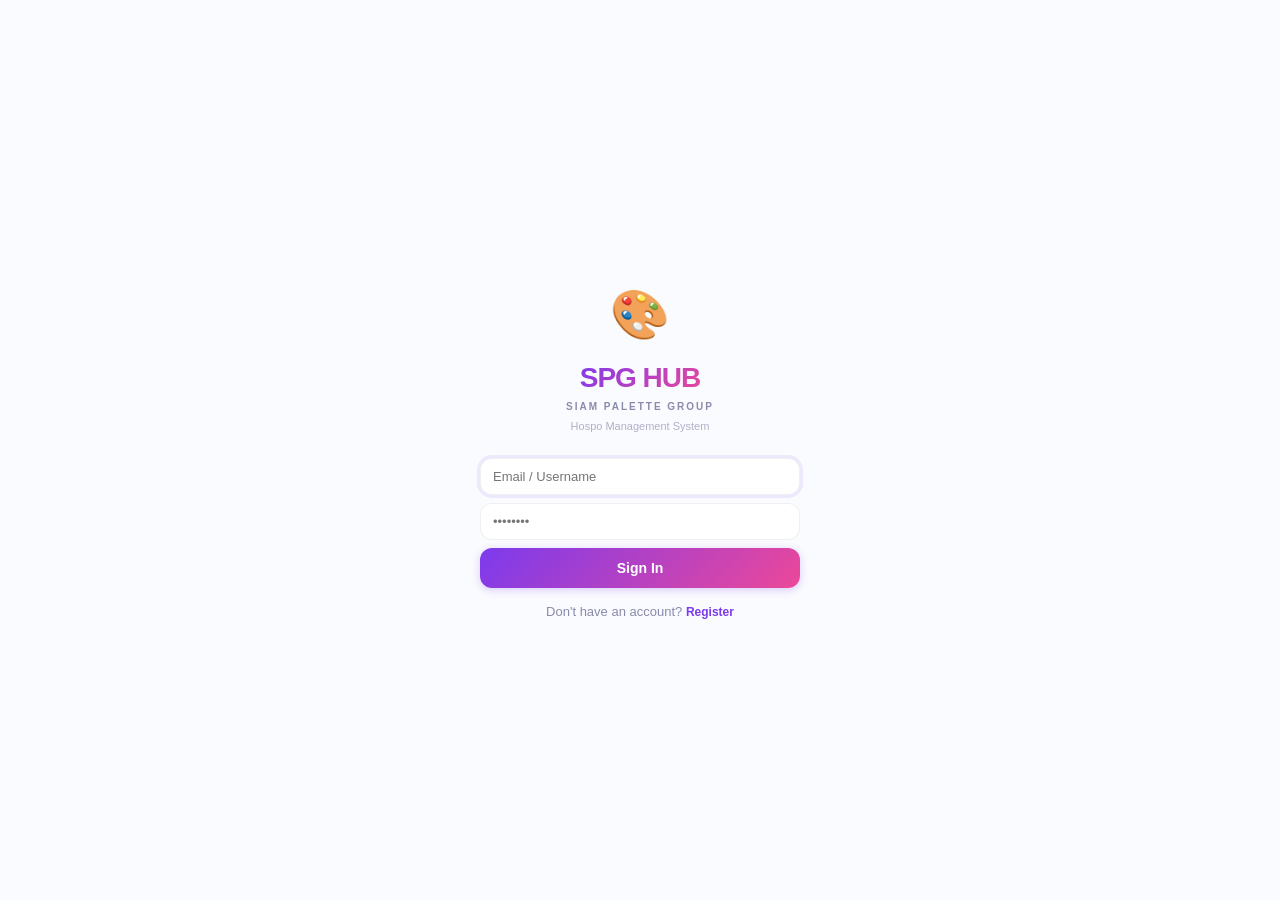
<file: index.html>
<!DOCTYPE html>
<html lang="th">
<head>
<!-- SPG HUB v1.0.0 | 20 MAR 2026 | Siam Palette Group -->
<!-- One Union System — spghub.app -->
<meta charset="UTF-8">
<meta name="viewport" content="width=device-width, initial-scale=1.0, maximum-scale=1.0, user-scalable=no, viewport-fit=cover">
<meta name="theme-color" content="#FAFBFE">
<meta name="mobile-web-app-capable" content="yes">
<meta name="apple-mobile-web-app-status-bar-style" content="black-translucent">
<meta name="apple-mobile-web-app-title" content="SPG HUB">
<link rel="manifest" href="manifest.json">
<link rel="apple-touch-icon" href="apple-touch-icon.png">
<link rel="icon" href="favicon.ico" sizes="any">
<link rel="icon" href="icon-192.png" type="image/png" sizes="192x192">
<title>SPG HUB</title>
<link rel="stylesheet" href="core/styles.css">
<link rel="stylesheet" href="sections/bc_styles.css">
<link rel="stylesheet" href="sections/sd_styles.css">
</head>
<body>
  <!-- Global overlay elements -->
  <div id="toast" class="toast"></div>
  <div id="loader" class="loader-overlay hidden"><div class="loader-spinner"></div></div>
  <div id="app"></div>
  <div id="sidebar-overlay" class="sidebar-overlay" onclick="SPG.closeSidebar()"></div>
  <div id="sidebar-panel" class="sidebar-panel"></div>
  <div id="dialog-root"></div>

  <!-- Core (load order matters — defer preserves order) -->
  <script src="core/api.js" defer></script>
  <script src="core/permission.js" defer></script>
  <script src="core/components.js" defer></script>
  <script src="core/app.js" defer></script>

  <!-- Compatibility layer (maps old App/API → SPG.*) -->
  <script src="core/compat.js" defer></script>

  <!-- Home section (always loaded — contains login + dashboard) -->
  <script src="sections/home.js" defer></script>

  <!-- Home extensions (Phase 2) -->
  <script src="sections/home_register_v2.js" defer></script>
  <script src="sections/home_newuser.js" defer></script>
  <script src="sections/home_employee_form.js" defer></script>
  <script src="sections/home_announcements.js" defer></script>
  <script src="sections/home_settings.js" defer></script>

  <!-- Legacy admin scripts (use App/API compat shim) -->
  <script src="legacy/admin_home.js" defer></script>
  <script src="legacy/admin_home_v2.js" defer></script>
  <script src="legacy/master_home.js" defer></script>
  <script src="legacy/screens3_home.js" defer></script>

  <!-- Section modules: lazy-loaded on first navigate (see SECTION_SCRIPTS in app.js) -->
</body>
</html>
</file>
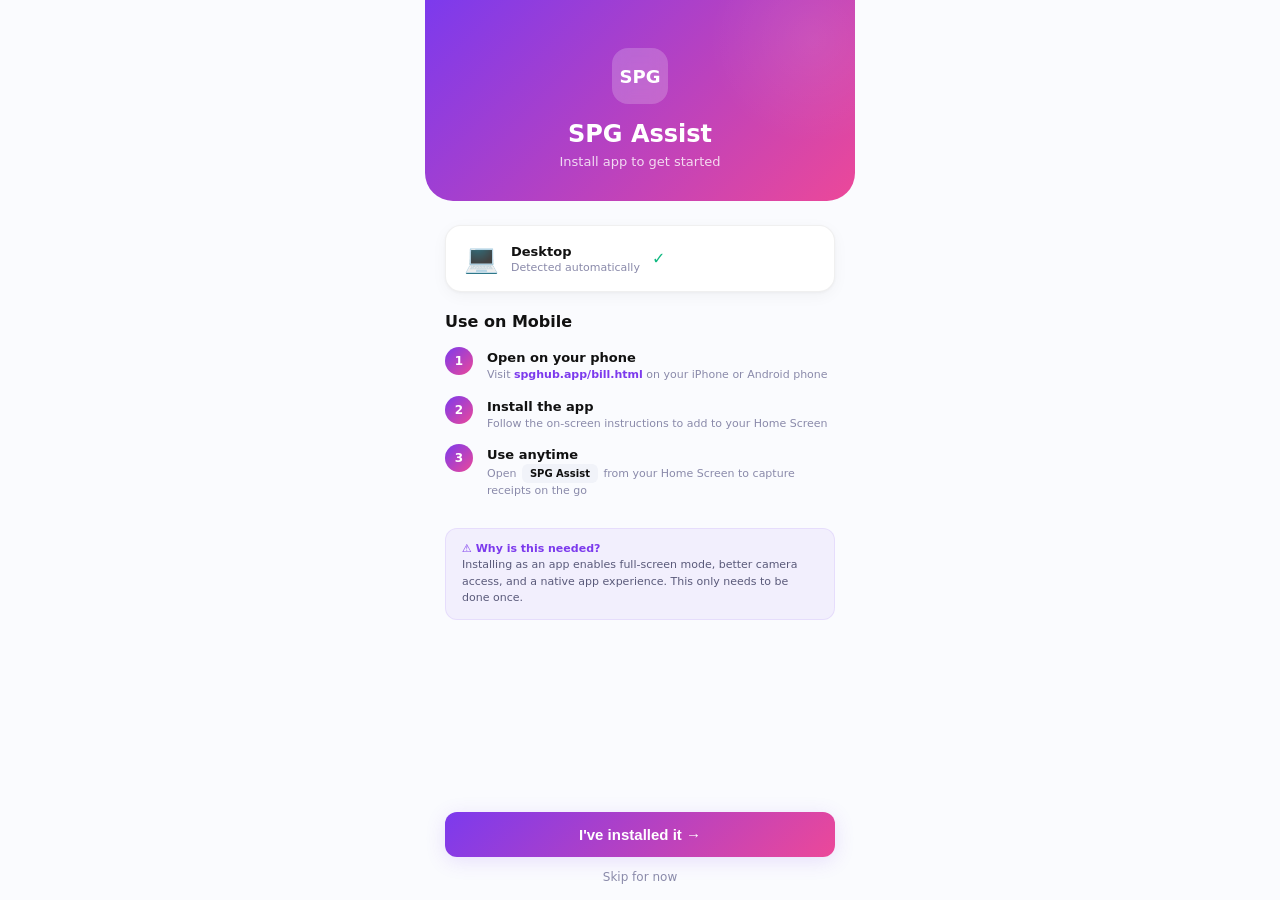
<file: bill.html>
<!DOCTYPE html>
<html lang="th">
<head>
<!-- Bill Upload HQ v1.0 | 22 MAR 2026 | Siam Palette Group -->
<meta charset="UTF-8">
<meta name="viewport" content="width=device-width, initial-scale=1.0, maximum-scale=1.0, user-scalable=no, viewport-fit=cover">
<meta name="theme-color" content="#7c3aed">
<meta name="mobile-web-app-capable" content="yes">
<meta name="apple-mobile-web-app-status-bar-style" content="black-translucent">
<meta name="apple-mobile-web-app-title" content="SPG Assist">
<link rel="apple-touch-icon" href="apple-touch-icon.png">
<link rel="icon" href="favicon.ico" type="image/x-icon">
<title>SPG Assist — SPG HUB</title>
<style>
/* ═══ Design Tokens (matching SPG HUB) ═══ */
:root {
  --bg: #ffffff; --bg2: #fafafa; --bg3: #f3f4f6; --bg4: #e5e7eb;
  --t1: #111111; --t2: #555555; --t3: #999999; --t4: #bbbbbb;
  --acc: #7c3aed; --acc2: #ede9fe; --acc3: #6d28d9; --acc-light: #f5f3ff;
  --green: #059669; --red: #dc2626; --orange: #d97706;
  --radius: 12px; --radius-lg: 16px;
  --shadow: 0 1px 3px rgba(0,0,0,.08);
  --shadow-lg: 0 4px 16px rgba(0,0,0,.1);
}
* { margin: 0; padding: 0; box-sizing: border-box; }
body { font-family: -apple-system, BlinkMacSystemFont, 'SF Pro Display', 'SF Pro Text', system-ui, sans-serif; font-size: 13px; background: #FAFBFE; color: var(--t1); min-height: 100dvh; overflow-x: hidden; max-width: 430px; margin: 0 auto; }
.hidden { display: none !important; }

/* ═══ Toast ═══ */
#toast { position: fixed; top: 16px; left: 50%; transform: translateX(-50%); z-index: 9999; padding: 12px 20px; border-radius: var(--radius); font-size: 14px; font-weight: 500; opacity: 0; transition: opacity .3s; pointer-events: none; max-width: 90vw; text-align: center; }
#toast.show { opacity: 1; }
#toast.success { background: #ecfdf5; color: var(--green); border: 1px solid #a7f3d0; }
#toast.error { background: #fef2f2; color: var(--red); border: 1px solid #fecaca; }
#toast.info { background: var(--acc2); color: var(--acc3); border: 1px solid #c4b5fd; }

/* ═══ Loader ═══ */
#loader { position: fixed; inset: 0; background: rgba(255,255,255,.7); backdrop-filter: blur(4px); z-index: 9998; display: flex; align-items: center; justify-content: center; }
#loader .spinner { width: 36px; height: 36px; border: 3px solid var(--bg4); border-top-color: var(--acc); border-radius: 50%; animation: spin .6s linear infinite; }
@keyframes spin { to { transform: rotate(360deg); } }

/* ═══ Screens ═══ */
.screen { min-height: 100dvh; padding: 0; }

/* ── PIN Screen ── */
.pin-screen { display: flex; flex-direction: column; align-items: center; justify-content: center; min-height: 100dvh; padding: 32px 24px; background: linear-gradient(180deg, var(--acc-light) 0%, var(--bg) 40%); }
.pin-logo { width: 64px; height: 64px; background: linear-gradient(135deg, #7C3AED, #EC4899); border-radius: 18px; display: flex; align-items: center; justify-content: center; color: #fff; font-size: 18px; font-weight: 900; margin-bottom: 28px; box-shadow: 0 4px 20px rgba(124,58,237,.15); letter-spacing: -.5px; }
.pin-title { font-size: 22px; font-weight: 600; margin-bottom: 8px; }
.pin-subtitle { font-size: 14px; color: var(--t3); margin-bottom: 32px; }
.pin-dots { display: flex; gap: 16px; margin-bottom: 40px; }
.pin-dot { width: 16px; height: 16px; border-radius: 50%; background: var(--bg4); transition: all .15s; }
.pin-dot.filled { background: var(--acc); transform: scale(1.1); }
.pin-dot.error { background: var(--red); animation: shake .4s; }
@keyframes shake { 0%,100%{ transform: translateX(0); } 25%{ transform: translateX(-6px); } 75%{ transform: translateX(6px); } }
.mgmt-badge { display: inline-flex; padding: 4px 12px; border-radius: 50px; font-size: 10px; font-weight: 700; background: rgba(124,58,237,.06); color: #7C3AED; margin-bottom: 12px; }
.pin-pad { display: grid; grid-template-columns: repeat(3, 72px); gap: 16px; }
.pin-key { width: 72px; height: 72px; border-radius: 50%; border: none; background: var(--bg2); font-size: 28px; font-weight: 500; color: var(--t1); cursor: pointer; display: flex; align-items: center; justify-content: center; transition: background .1s; -webkit-tap-highlight-color: transparent; user-select: none; }
.pin-key:active { background: var(--bg4); }
.pin-key.empty { background: transparent; cursor: default; }
.pin-key .sub { font-size: 9px; color: var(--t3); letter-spacing: 2px; display: block; margin-top: -2px; }
.pin-login-link { margin-top: 32px; font-size: 13px; color: var(--acc); cursor: pointer; border: none; background: none; text-decoration: underline; }

/* ── Login Screen ── */
.login-screen { display: flex; flex-direction: column; align-items: center; justify-content: center; min-height: 100dvh; padding: 32px 24px; }
.login-card { width: 100%; max-width: 360px; }
.login-card h2 { font-size: 22px; font-weight: 600; margin-bottom: 4px; }
.login-card p { font-size: 14px; color: var(--t3); margin-bottom: 24px; }
.field { margin-bottom: 16px; }
.field label { display: block; font-size: 13px; font-weight: 500; color: var(--t2); margin-bottom: 6px; }
.field input { width: 100%; padding: 12px 14px; border: 1px solid var(--bg4); border-radius: var(--radius); font-size: 15px; outline: none; transition: border .2s; }
.field input:focus { border-color: var(--acc); }
.btn { width: 100%; padding: 14px; border: none; border-radius: var(--radius); font-size: 15px; font-weight: 600; cursor: pointer; transition: opacity .2s; }
.btn-primary { background: linear-gradient(135deg, #7C3AED, #EC4899); color: #fff; box-shadow: 0 4px 20px rgba(124,58,237,.15); }
.btn-primary:active { opacity: .85; transform: scale(.98); }
.btn-outline { background: none; border: 1px solid var(--bg4); color: var(--t1); margin-top: 8px; }

/* ── Setup PIN Screen ── */
.setup-pin-screen { display: flex; flex-direction: column; align-items: center; justify-content: center; min-height: 100dvh; padding: 32px 24px; background: linear-gradient(180deg, var(--acc-light) 0%, var(--bg) 40%); }

/* ── Home Screen (after auth) ── */
.home-screen { padding: 0; min-height: 100dvh; background: #FAFBFE; padding-bottom: 40px; }
.home-header { background: linear-gradient(135deg, #7C3AED, #EC4899); color: #fff; padding: 52px 24px 44px; padding-top: calc(env(safe-area-inset-top, 20px) + 48px); border-radius: 0 0 28px 28px; position: relative; overflow: hidden; }
.home-header::after { content: ''; position: absolute; top: -40%; right: -20%; width: 60%; height: 120%; background: radial-gradient(circle, rgba(255,255,255,.08), transparent 70%); pointer-events: none; }
.home-header::before { content: ''; position: absolute; bottom: 0; left: 0; right: 0; height: 32px; background: #FAFBFE; border-radius: 24px 24px 0 0; }
.home-greeting { font-size: 13px; opacity: .75; font-weight: 500; }
.home-name { font-size: 28px; font-weight: 900; margin-top: 4px; letter-spacing: -.5px; }
.home-logout { position: absolute; top: calc(env(safe-area-inset-top, 20px) + 16px); right: 16px; background: rgba(255,255,255,.15); border: none; color: #fff; padding: 6px 14px; border-radius: 50px; font-size: 11px; cursor: pointer; backdrop-filter: blur(4px); font-weight: 600; z-index: 2; }
.home-actions { display: none; }

/* Capture Card */
.capture-card { margin: 0 16px 16px; background: #fff; border-radius: 20px; padding: 22px 20px; box-shadow: 0 1px 3px rgba(0,0,0,.04), 0 4px 16px rgba(0,0,0,.04); cursor: pointer; transition: all .2s; position: relative; overflow: hidden; border: 1px solid rgba(0,0,0,.04); }
.capture-card::before { content: ''; position: absolute; top: 0; left: 0; right: 0; height: 3px; background: linear-gradient(135deg, #7C3AED, #EC4899); }
.capture-card:active { transform: scale(.98); }
.capture-card:hover { box-shadow: 0 4px 24px rgba(124,58,237,.08); border-color: rgba(124,58,237,.12); }
.capture-card h3 { font-size: 17px; font-weight: 800; margin-bottom: 4px; }
.capture-card p { font-size: 12px; color: #8A8AAA; font-weight: 500; }
.capture-card .icon { position: absolute; right: 16px; top: 50%; transform: translateY(-50%); font-size: 20px; width: 44px; height: 44px; border-radius: 12px; background: #F1F3F9; display: flex; align-items: center; justify-content: center; opacity: 1; }

/* Album Section */
.album-header { padding: 22px 16px 8px; display: flex; justify-content: space-between; align-items: center; }
.album-header h3 { font-size: 14px; font-weight: 800; }
.album-header a { font-size: 11px; color: var(--acc); text-decoration: none; cursor: pointer; font-weight: 600; }
.bill-grid { display: grid; grid-template-columns: repeat(3, 1fr); gap: 6px; padding: 0 16px 100px; }
.bill-thumb { aspect-ratio: 3/4; border-radius: 12px; overflow: hidden; background: #F1F3F9; cursor: pointer; position: relative; border: 1px solid rgba(0,0,0,.04); transition: all .2s; }
.bill-thumb:active { transform: scale(.97); }
.bill-thumb img { width: 100%; height: 100%; object-fit: cover; }
.bill-thumb .meta { position: absolute; bottom: 0; left: 0; right: 0; background: linear-gradient(transparent, rgba(26,26,46,.7)); color: #fff; padding: 20px 8px 6px; font-size: 9px; font-weight: 600; }

/* Empty State */
.empty-state { text-align: center; padding: 48px 24px; color: var(--t3); }
.empty-state .icon { font-size: 48px; margin-bottom: 12px; opacity: .4; }
.empty-state p { font-size: 14px; }

/* ── Capture Flow ── */
.capture-screen { min-height: 100dvh; background: #FAFBFE; }
.capture-topbar { display: flex; align-items: center; padding: 14px 16px; padding-top: calc(env(safe-area-inset-top, 14px) + 14px); background: #fff; border-bottom: 1px solid rgba(0,0,0,.06); position: sticky; top: 0; z-index: 10; }
.capture-topbar .back { background: none; border: none; font-size: 20px; cursor: pointer; padding: 4px 8px; color: var(--t1); }
.capture-topbar h2 { flex: 1; text-align: center; font-size: 17px; font-weight: 600; }
.capture-body { padding: 20px 16px; }

/* Account Selector */
.account-selector { margin-bottom: 20px; }
.account-selector label { font-size: 13px; font-weight: 500; color: var(--t2); margin-bottom: 6px; display: block; }
.account-selector select { width: 100%; padding: 12px 14px; border: 1px solid var(--bg4); border-radius: var(--radius); font-size: 15px; background: var(--bg); outline: none; appearance: none; background-image: url("data:image/svg+xml,%3Csvg xmlns='http://www.w3.org/2000/svg' width='16' height='16' fill='%23999' viewBox='0 0 16 16'%3E%3Cpath d='M4.5 6l3.5 4 3.5-4z'/%3E%3C/svg%3E"); background-repeat: no-repeat; background-position: right 12px center; }

/* Photo Upload Area */
.photo-area { margin-bottom: 20px; }
.photo-dropzone { border: 2px dashed var(--bg4); border-radius: var(--radius-lg); padding: 32px; text-align: center; cursor: pointer; transition: all .2s; background: var(--bg2); }
.photo-dropzone:active { border-color: var(--acc); background: var(--acc-light); }
.photo-dropzone .cam-icon { font-size: 40px; margin-bottom: 8px; }
.photo-dropzone p { font-size: 14px; color: var(--t2); }
.photo-dropzone .hint { font-size: 12px; color: var(--t4); margin-top: 4px; }

/* Photo Preview */
.photo-preview { position: relative; border-radius: var(--radius-lg); overflow: hidden; background: var(--bg3); }
.photo-preview img { width: 100%; max-height: 400px; object-fit: contain; display: block; }
.photo-preview .remove { position: absolute; top: 8px; right: 8px; background: rgba(0,0,0,.5); color: #fff; border: none; width: 32px; height: 32px; border-radius: 50%; font-size: 18px; cursor: pointer; display: flex; align-items: center; justify-content: center; }
.photo-preview .retry { position: absolute; bottom: 8px; left: 8px; background: rgba(0,0,0,.5); color: #fff; border: none; padding: 6px 14px; border-radius: 20px; font-size: 12px; cursor: pointer; }

/* Note Field */
.note-field { margin-bottom: 24px; }
.note-field label { font-size: 13px; font-weight: 500; color: var(--t2); margin-bottom: 6px; display: block; }
.note-field textarea { width: 100%; padding: 12px 14px; border: 1px solid var(--bg4); border-radius: var(--radius); font-size: 14px; resize: none; height: 72px; outline: none; font-family: inherit; }
.note-field textarea:focus { border-color: var(--acc); }
.note-field .char-count { text-align: right; font-size: 11px; color: var(--t4); margin-top: 4px; }

/* ── Success Screen ── */
.success-screen { display: flex; flex-direction: column; align-items: center; justify-content: center; min-height: 100dvh; padding: 32px 24px; text-align: center; background: #FAFBFE; }
.success-icon { font-size: 64px; margin-bottom: 20px; }
.success-screen h2 { font-size: 22px; font-weight: 800; margin-bottom: 6px; }
.success-screen p { font-size: 13px; color: #8A8AAA; margin-bottom: 32px; font-weight: 500; }
.success-screen .btn { max-width: 280px; }

/* ── Lightbox ── */
.lightbox { position: fixed; inset: 0; background: rgba(0,0,0,.9); z-index: 9990; display: flex; align-items: center; justify-content: center; }
.lightbox img { max-width: 95vw; max-height: 85vh; object-fit: contain; border-radius: 8px; }
.lightbox .close { position: absolute; top: 16px; right: 16px; background: rgba(255,255,255,.2); border: none; color: #fff; width: 40px; height: 40px; border-radius: 50%; font-size: 20px; cursor: pointer; display: flex; align-items: center; justify-content: center; }
.lightbox .info { position: absolute; bottom: 24px; left: 24px; right: 24px; color: #fff; font-size: 13px; background: rgba(0,0,0,.4); padding: 12px 16px; border-radius: var(--radius); backdrop-filter: blur(8px); }

/* ── Album Full View ── */
.album-screen { min-height: 100dvh; background: #FAFBFE; padding-bottom: 100px; }
.album-topbar { display: flex; align-items: center; padding: 14px 16px; padding-top: calc(env(safe-area-inset-top, 14px) + 14px); background: #fff; border-bottom: 1px solid rgba(0,0,0,.06); position: sticky; top: 0; z-index: 10; }
.album-topbar .back { background: none; border: none; font-size: 18px; cursor: pointer; padding: 4px 8px; color: var(--t1); font-weight: 600; }
.album-topbar h2 { flex: 1; text-align: center; font-size: 15px; font-weight: 800; }
.album-filters { padding: 12px 16px; display: flex; gap: 8px; overflow-x: auto; }
.filter-chip { padding: 6px 14px; border-radius: 50px; font-size: 10px; font-weight: 600; border: 1px solid rgba(0,0,0,.06); background: #fff; cursor: pointer; white-space: nowrap; color: #5A5A7A; transition: all .2s; }
.filter-chip.active { background: linear-gradient(135deg, #7C3AED, #EC4899); color: #fff; border-color: transparent; }

/* ── v2: Context Toggle (Biz / Personal) ── */
.context-toggle { display: flex; margin: -16px 16px 16px; background: #F1F3F9; border-radius: 12px; padding: 3px; position: relative; z-index: 2; }
.ctx-btn { flex: 1; padding: 10px 0; border: none; border-radius: 10px; font-size: 13px; font-weight: 700; cursor: pointer; transition: all .25s; background: transparent; color: #8A8AAA; font-family: inherit; display: flex; align-items: center; justify-content: center; gap: 6px; -webkit-tap-highlight-color: transparent; }
.ctx-btn.active { background: #fff; color: #1A1A2E; box-shadow: 0 1px 4px rgba(0,0,0,.08); }
.ctx-dot { width: 6px; height: 6px; border-radius: 50%; display: inline-block; }
.ctx-badge { display: inline-flex; padding: 2px 8px; border-radius: 12px; font-size: 9px; font-weight: 700; margin-left: 4px; vertical-align: middle; }
.ctx-badge.biz { background: rgba(124,58,237,.1); color: var(--acc); }
.ctx-badge.personal { background: rgba(13,148,136,.1); color: #0d9488; }
.success-dest { display: inline-flex; align-items: center; gap: 6px; padding: 6px 14px; border-radius: 20px; font-size: 12px; font-weight: 600; margin-bottom: 16px; }
.success-dest.biz { background: rgba(124,58,237,.08); color: var(--acc); }
.success-dest.personal { background: rgba(13,148,136,.08); color: #0d9488; }

/* ── Install Guide ── */
.install-screen { min-height: 100dvh; background: #FAFBFE; display: flex; flex-direction: column; }
.install-header { background: linear-gradient(135deg, #7C3AED, #EC4899); padding: 48px 24px 32px; padding-top: calc(env(safe-area-inset-top, 20px) + 48px); color: #fff; text-align: center; border-radius: 0 0 28px 28px; position: relative; overflow: hidden; }
.install-header::after { content: ''; position: absolute; top: -30%; right: -15%; width: 50%; height: 100%; background: radial-gradient(circle, rgba(255,255,255,.08), transparent 70%); pointer-events: none; }
.install-header .inst-logo { width: 56px; height: 56px; border-radius: 16px; background: rgba(255,255,255,.2); display: flex; align-items: center; justify-content: center; font-size: 18px; font-weight: 900; color: #fff; margin: 0 auto 16px; backdrop-filter: blur(8px); }
.install-header h1 { font-size: 24px; font-weight: 900; margin-bottom: 6px; }
.install-header p { font-size: 13px; opacity: .8; font-weight: 500; }
.install-body { flex: 1; padding: 24px 20px; }
.install-detect { background: #fff; border: 1px solid rgba(0,0,0,.06); border-radius: 16px; padding: 16px 18px; margin-bottom: 20px; display: flex; align-items: center; gap: 12px; box-shadow: 0 1px 3px rgba(0,0,0,.04), 0 4px 16px rgba(0,0,0,.04); }
.install-detect .device-icon { font-size: 28px; }
.install-detect .device-info .name { font-size: 13px; font-weight: 700; }
.install-detect .device-info .detail { font-size: 11px; color: #8A8AAA; font-weight: 500; margin-top: 2px; }
.install-detect .check { color: #10B981; font-size: 16px; font-weight: 700; }
.install-title { font-size: 16px; font-weight: 800; margin-bottom: 16px; }
.install-steps { display: flex; flex-direction: column; gap: 12px; margin-bottom: 28px; }
.install-step { display: flex; gap: 14px; align-items: flex-start; }
.step-num { width: 28px; height: 28px; border-radius: 50%; background: linear-gradient(135deg, #7C3AED, #EC4899); color: #fff; display: flex; align-items: center; justify-content: center; font-size: 12px; font-weight: 800; flex-shrink: 0; }
.step-content { flex: 1; padding-top: 3px; }
.step-content .s-title { font-size: 13px; font-weight: 700; margin-bottom: 2px; }
.step-content .s-desc { font-size: 11px; color: #8A8AAA; line-height: 1.5; font-weight: 500; }
.step-content .key { display: inline-flex; padding: 2px 8px; background: #F1F3F9; border-radius: 6px; font-size: 10px; font-weight: 700; color: var(--t1); margin: 0 2px; }
.step-content .hl { color: var(--acc); font-weight: 700; }
.install-note { background: rgba(124,58,237,.06); border: 1px solid rgba(124,58,237,.1); border-radius: 12px; padding: 12px 16px; font-size: 11px; color: #5A5A7A; line-height: 1.5; margin-bottom: 20px; }
.install-note strong { color: var(--acc); }
.install-footer { padding: 0 20px 32px; padding-bottom: calc(env(safe-area-inset-bottom, 16px) + 16px); }
.install-skip { text-align: center; margin-top: 12px; }
.install-skip a { font-size: 12px; color: #8A8AAA; cursor: pointer; font-weight: 500; }

/* ── Select Card Page ── */
.select-screen { min-height: 100dvh; background: #F1F3F9; }
.select-topbar { display: flex; align-items: center; padding: 14px 16px; padding-top: calc(env(safe-area-inset-top, 14px) + 14px); background: #fff; border-bottom: 1px solid rgba(0,0,0,.06); position: sticky; top: 0; z-index: 10; }
.select-topbar .back { background: none; border: none; font-size: 18px; cursor: pointer; padding: 4px 8px; color: var(--t1); font-weight: 600; }
.select-topbar h2 { flex: 1; text-align: center; font-size: 15px; font-weight: 800; }
.select-body { padding: 20px 16px; }
.select-body .heading { font-size: 22px; font-weight: 900; margin-bottom: 4px; }
.select-body .sub-text { font-size: 12px; color: #8A8AAA; margin-bottom: 20px; font-weight: 500; }
.account-list { display: flex; flex-direction: column; gap: 10px; }
.account-item { display: flex; align-items: center; gap: 14px; padding: 16px 18px; background: #fff; border: 1.5px solid rgba(0,0,0,.06); border-radius: 16px; cursor: pointer; transition: all .2s; box-shadow: 0 1px 3px rgba(0,0,0,.04), 0 4px 16px rgba(0,0,0,.04); }
.account-item:active { transform: scale(.98); border-color: var(--acc); }
.account-item .av { width: 44px; height: 44px; border-radius: 12px; display: flex; align-items: center; justify-content: center; font-size: 13px; font-weight: 800; color: #fff; flex-shrink: 0; }
.account-item .info { flex: 1; }
.account-item .info .name { font-size: 15px; font-weight: 700; }
.account-item .info .desc { font-size: 11px; color: #8A8AAA; margin-top: 2px; font-weight: 500; }
.account-item .arrow { color: #B0B0C8; font-size: 16px; font-weight: 300; }

/* ── Bottom Nav ── */
.bottom-nav { position: fixed; bottom: 0; left: 50%; transform: translateX(-50%); width: 100%; max-width: 430px; background: #fff; border-top: 1px solid rgba(0,0,0,.06); display: flex; z-index: 50; padding: 6px 0 env(safe-area-inset-bottom, 8px); }
.bottom-nav .nav-item { flex: 1; display: flex; flex-direction: column; align-items: center; gap: 2px; padding: 6px 0; cursor: pointer; color: #B0B0C8; font-size: 9px; font-weight: 600; -webkit-tap-highlight-color: transparent; }
.bottom-nav .nav-item.active { color: var(--acc); }
.bottom-nav .nav-item .ico { font-size: 18px; }

/* ── Action Row (Invoice + Uploads) ── */
.action-row { display: grid; grid-template-columns: 1fr 1fr; gap: 12px; padding: 0 16px; margin-bottom: 4px; }
.action-card-sm { background: #fff; border-radius: 20px; padding: 18px 16px; box-shadow: 0 1px 3px rgba(0,0,0,.04), 0 4px 16px rgba(0,0,0,.04); cursor: pointer; transition: all .2s; border: 1px solid rgba(0,0,0,.04); }
.action-card-sm:active { transform: scale(.98); }
.action-card-sm h4 { font-size: 14px; font-weight: 700; margin-bottom: 3px; }
.action-card-sm p { font-size: 11px; color: #8A8AAA; font-weight: 500; line-height: 1.4; }
.action-card-sm .plus { display: inline-flex; align-items: center; justify-content: center; width: 28px; height: 28px; border-radius: 8px; background: #F1F3F9; font-size: 16px; color: #8A8AAA; margin-top: 10px; }

/* ── Invoice Page ── */
.invoice-screen { min-height: 100dvh; background: #FAFBFE; }
.invoice-topbar { display: flex; align-items: center; padding: 14px 16px; padding-top: calc(env(safe-area-inset-top, 14px) + 14px); background: #fff; border-bottom: 1px solid rgba(0,0,0,.06); }
.invoice-topbar .back { background: none; border: none; font-size: 18px; cursor: pointer; padding: 4px 8px; color: var(--t1); font-weight: 600; }
.invoice-topbar h2 { flex: 1; text-align: center; font-size: 15px; font-weight: 800; }
.invoice-body { padding: 20px 16px; }
.invoice-row { display: flex; justify-content: space-between; align-items: center; padding: 14px 0; border-bottom: 1px solid rgba(0,0,0,.04); }
.invoice-row .label { font-size: 13px; font-weight: 600; }
.invoice-row .value { font-size: 13px; color: var(--acc); font-weight: 600; cursor: pointer; }
.invoice-row .value.mute { color: #8A8AAA; font-weight: 500; }
.invoice-divider { height: 8px; background: #FAFBFE; margin: 0 -16px; }
.invoice-section-title { font-size: 11px; font-weight: 700; color: #8A8AAA; text-transform: uppercase; letter-spacing: .5px; padding: 16px 0 8px; }

/* ── Photo Action Sheet ── */
.photo-action-sheet { position: fixed; top: 0; bottom: 0; left: 50%; transform: translateX(-50%); width: 100%; max-width: 430px; z-index: 9995; display: flex; flex-direction: column; justify-content: flex-end; opacity: 0; transition: opacity .2s; }
.photo-action-sheet.show { opacity: 1; }
.photo-action-sheet .sheet-overlay { position: absolute; inset: 0; background: rgba(0,0,0,.4); backdrop-filter: blur(2px); }
.photo-action-sheet .sheet-content { position: relative; background: #fff; border-radius: 20px 20px 0 0; padding: 8px 16px; padding-bottom: calc(env(safe-area-inset-bottom, 16px) + 16px); transform: translateY(100%); transition: transform .25s ease-out; }
.photo-action-sheet.show .sheet-content { transform: translateY(0); }
.photo-action-sheet .sheet-title { text-align: center; font-size: 13px; font-weight: 700; color: #8A8AAA; padding: 12px 0 8px; }
.photo-action-sheet .sheet-btn { display: flex; align-items: center; gap: 12px; width: 100%; padding: 14px 16px; border: none; background: #F1F3F9; border-radius: 12px; font-size: 15px; font-weight: 600; color: var(--t1); cursor: pointer; margin-bottom: 8px; font-family: inherit; -webkit-tap-highlight-color: transparent; }
.photo-action-sheet .sheet-btn:active { background: #E8ECF4; }
.photo-action-sheet .sheet-btn.cancel { background: none; justify-content: center; color: #8A8AAA; font-size: 14px; margin-top: 4px; }
</style>
</head>
<body>
  <div id="toast"></div>
  <div id="loader" class="hidden"><div class="spinner"></div></div>
  <div id="app"></div>

  <input type="file" id="fileInput" accept="image/*" style="display:none">
  <input type="file" id="cameraInput" accept="image/*" capture="environment" style="display:none">

  <script src="bill-app.js"></script>
</body>
</html>
</file>
<file: core/styles.css>
/**
 * SPG HUB v2.0.0 | 22 MAR 2026 | Siam Palette Group
 * One Union System — Design Language
 * Clean · Minimal · Gen Z — Gradient accents, soft shadows, Inter font
 */

/* ═══ DESIGN TOKENS ═══ */
:root {
  /* Background */
  --bg: #FAFBFE;
  --bg2: #FFFFFF;
  --bg3: #F1F3F9;
  --bg4: #E8ECF4;
  --bg-main: #FAFBFE;
  /* Borders */
  --bd: rgba(0,0,0,.06);
  --bd2: rgba(0,0,0,.04);
  /* Text */
  --t1: #1A1A2E;
  --t2: #5A5A7A;
  --t3: #8A8AAA;
  --t4: #B0B0C8;
  /* Accent (purple) */
  --acc: #7C3AED;
  --acc2: #A78BFA;
  --acc3: #6D28D9;
  --acc-bg: rgba(124,58,237,.06);
  /* Pink (gradient end) */
  --pink: #EC4899;
  --pink-bg: rgba(236,72,153,.06);
  /* Brand Gradient */
  --grad-brand: linear-gradient(135deg, #7C3AED, #EC4899);
  --grad-brand-subtle: linear-gradient(135deg, rgba(124,58,237,.06), rgba(236,72,153,.06));
  /* Semantic */
  --green: #10B981;
  --green-bg: rgba(16,185,129,.08);
  --red: #EF4444;
  --red-bg: rgba(239,68,68,.06);
  --orange: #F59E0B;
  --orange-bg: rgba(245,158,11,.06);
  --blue: #3B82F6;
  --blue-bg: rgba(59,130,246,.06);
  --cyan: #06B6D4;
  --cyan-bg: rgba(6,182,212,.06);
  /* Gradient Bars (for charts) */
  --grad-danger: linear-gradient(135deg, #EF4444, #F97316);
  --grad-warning: linear-gradient(135deg, #F59E0B, #FBBF24);
  --grad-success: linear-gradient(135deg, #10B981, #06B6D4);
  --grad-info: linear-gradient(135deg, #3B82F6, #06B6D4);
  /* Gold (login theme) */
  --gold: #d4960a;
  --gold-dim: #b8820a;
  --gold-bg: rgba(212,150,10,.06);
  --gold-bg2: rgba(212,150,10,.12);
  /* LINE */
  --line: #06C755;
  --line-bg: rgba(6,199,85,.08);
  /* Module Colors (section card icons) */
  --mod-sd-bg: #dbeafe; --mod-sd: #2563eb;
  --mod-po-bg: #fef3c7; --mod-po: #d97706;
  --mod-bc-bg: #fce7f3; --mod-bc: #db2777;
  --mod-fn-bg: #ede9fe; --mod-fn: #7c3aed;
  --mod-op-bg: #ccfbf1; --mod-op: #0d9488;
  --mod-hr-bg: #e0e7ff; --mod-hr: #4f46e5;
  --mod-fh-bg: #dcfce7; --mod-fh: #16a34a;
  --mod-mk-bg: #ffe4e6; --mod-mk: #e11d48;
  --mod-eq-bg: #f1f5f9; --mod-eq: #475569;
  --mod-bi-bg: #cffafe; --mod-bi: #0891b2;
  --mod-crm-bg: #ede9fe; --mod-crm: #8b5cf6;
  /* Spacing */
  --sp-xs: 4px;
  --sp-sm: 8px;
  --sp-md: 16px;
  --sp-lg: 24px;
  --sp-xl: 32px;
  /* Font sizes */
  --fs-h1: 20px;
  --fs-h2: 16px;
  --fs-body: 14px;
  --fs-sm: 12px;
  --fs-xs: 10px;
  /* Radius — rounded everything */
  --rd: 12px;
  --rd-lg: 16px;
  --rd-xl: 20px;
  --rd-pill: 50px;
  /* Shadows — soft with purple tint */
  --sh: 0 1px 3px rgba(0,0,0,.04), 0 4px 16px rgba(0,0,0,.04);
  --sh2: 0 4px 24px rgba(124,58,237,.08);
  /* Safe areas */
  --safe-top: env(safe-area-inset-top, 0px);
  --safe-bottom: env(safe-area-inset-bottom, 0px);
  /* Theme (dynamic — set by JS per section) */
  --theme: #7C3AED;
  --theme-bg: rgba(124,58,237,.06);
  --theme-dark: #6D28D9;
}

* { margin: 0; padding: 0; box-sizing: border-box; }

html, body {
  background: var(--bg);
  color: var(--t1);
  font-family: -apple-system, BlinkMacSystemFont, 'SF Pro Text', 'Segoe UI', Roboto, 'Helvetica Neue', sans-serif;
  font-size: var(--fs-body);
  line-height: 1.5;
  height: 100vh; height: 100dvh;
  -webkit-font-smoothing: antialiased;
  overflow: hidden;
}

#app {
  position: fixed;
  top: 0; left: 0; right: 0; bottom: 0;
  overflow: hidden;
}

/* ═══ SHELL LAYOUTS ═══ */
.shell-login {
  width: 100%;
  background: var(--bg);
  height: 100%;
  display: flex;
  flex-direction: column;
}

.shell {
  width: 100%;
  height: 100%;
  display: flex;
  flex-direction: column;
  background: var(--bg);
}

.shell-body {
  display: flex;
  flex: 1;
  overflow: hidden;
  position: relative;
}

.shell-main {
  flex: 1;
  display: flex;
  flex-direction: column;
  overflow: hidden;
  background: var(--bg-main);
}

/* ═══ TOPBAR ═══ */
.topbar {
  display: flex;
  align-items: center;
  padding: calc(var(--sp-sm) + var(--safe-top)) var(--sp-lg) var(--sp-sm);
  border-bottom: 1px solid var(--bd2);
  gap: var(--sp-sm);
  background: var(--bg);
  flex-shrink: 0;
  min-height: 44px;
  z-index: 50;
}
.topbar-logo {
  font-size: var(--fs-body);
  font-weight: 900;
  background: var(--grad-brand);
  -webkit-background-clip: text;
  -webkit-text-fill-color: transparent;
  background-clip: text;
  letter-spacing: -.5px;
  cursor: pointer;
}
.topbar-section-label {
  font-size: var(--fs-sm);
  color: var(--t3);
  font-weight: 500;
}
.topbar-right {
  margin-left: auto;
  display: flex;
  align-items: center;
  gap: var(--sp-sm);
}
.topbar-icon {
  width: 28px; height: 28px;
  border-radius: 50%;
  display: flex; align-items: center; justify-content: center;
  cursor: pointer;
  color: var(--t3);
  font-size: var(--fs-sm);
}
.topbar-icon:hover { background: var(--bg3); }

/* Notification bell */
.notif-bell {
  position: relative;
  width: 32px; height: 32px;
  display: flex; align-items: center; justify-content: center;
  cursor: pointer;
  border-radius: 50%;
}
.notif-bell:hover { background: var(--bg3); }
.bell-icon { font-size: 18px; line-height: 1; }
.notif-badge {
  position: absolute;
  top: 2px; right: 0;
  background: #ef4444;
  color: #fff;
  font-size: 10px;
  font-weight: 700;
  min-width: 16px; height: 16px;
  line-height: 16px;
  text-align: center;
  border-radius: 50%;
  padding: 0 3px;
  border: 2px solid var(--bg1);
}
.topbar-user {
  display: flex; align-items: center; gap: 5px;
  font-size: var(--fs-sm); color: var(--t2); font-weight: 500;
}
.topbar-avatar {
  width: 24px; height: 24px;
  border-radius: 50%;
  background: var(--theme-bg);
  color: var(--theme);
  font-size: 9px; font-weight: 700;
  display: flex; align-items: center; justify-content: center;
  flex-shrink: 0;
}

/* ═══ NOTIFICATION BELL ═══ */
.topbar-bell {
  position: relative;
  width: 28px; height: 28px;
  border-radius: 50%;
  display: flex; align-items: center; justify-content: center;
  cursor: pointer; font-size: 16px; color: var(--t3);
}
.topbar-bell:hover { background: var(--bg3); }
.topbar-bell-badge {
  position: absolute; top: 2px; right: 2px;
  min-width: 14px; height: 14px;
  background: var(--red); color: #fff;
  font-size: 8px; font-weight: 700;
  border-radius: 7px;
  display: flex; align-items: center; justify-content: center;
  padding: 0 3px; line-height: 1;
}
.topbar-bell-badge:empty { display: none; }
.notif-dropdown {
  position: absolute; top: 100%; right: 0;
  width: 320px; max-height: 400px;
  background: var(--bg);
  border: 1px solid var(--bd2);
  border-radius: var(--rd-lg);
  box-shadow: var(--sh2); z-index: 100;
  overflow-y: auto; display: none;
}
.notif-dropdown.show { display: block; }
.notif-header {
  padding: 12px 14px; font-size: 13px; font-weight: 700;
  border-bottom: 1px solid var(--bd2);
  display: flex; justify-content: space-between; align-items: center;
}
.notif-item {
  padding: 10px 14px; border-bottom: 1px solid var(--bd2);
  font-size: 12px; cursor: pointer;
}
.notif-item:hover { background: var(--bg3); }
.notif-item.unread { background: rgba(124,58,237,.08); border-left: 3px solid var(--acc); }
.notif-item-time { font-size: 10px; color: var(--t4); margin-top: 2px; }
.notif-empty { text-align: center; padding: 20px; color: var(--t3); font-size: 12px; }

/* ═══ TOOLBAR (page title bar) ═══ */
.toolbar {
  display: flex;
  align-items: center;
  padding: var(--sp-sm) var(--sp-lg);
  border-bottom: 1px solid var(--bd2);
  gap: var(--sp-sm);
  background: var(--bg);
  flex-wrap: wrap;
  flex-shrink: 0;
}
.toolbar-title {
  font-size: 16px; font-weight: 900; flex: 1;
  letter-spacing: -.5px;
}

/* ═══ CONTENT AREA ═══ */
.content {
  flex: 1;
  overflow-y: auto;
  -webkit-overflow-scrolling: touch;
  padding: var(--sp-md) var(--sp-lg);
  max-width: 1000px;
  margin-left: auto;
  margin-right: auto;
  width: 100%;
}

/* ═══ SIDEBAR — Desktop (Clean Text, slide open/close) ═══ */
.sidebar {
  width: 220px;
  background: var(--bg);
  border-right: 1px solid var(--bd2);
  display: flex;
  flex-direction: column;
  flex-shrink: 0;
  overflow-y: auto;
  overflow-x: hidden;
  transition: width .2s cubic-bezier(.4,0,.2,1), padding .2s;
  z-index: 10;
  padding: 10px 0 6px;
}
.sidebar.closed { width: 0; padding: 0; border-right: none; }

/* Toggle button — sits on the edge of sidebar */
.sd-toggle {
  position: absolute;
  left: 220px;
  top: 50%;
  transform: translateY(-50%);
  width: 16px; height: 40px;
  background: var(--bg);
  border: 1px solid var(--bd2);
  border-left: none;
  border-radius: 0 6px 6px 0;
  cursor: pointer;
  display: flex; align-items: center; justify-content: center;
  font-size: 10px; color: var(--t4);
  z-index: 11;
  transition: left .2s cubic-bezier(.4,0,.2,1), opacity .15s;
  opacity: 0;
}
.shell-body:hover .sd-toggle { opacity: 1; }
.sd-toggle:hover { color: var(--acc); background: var(--acc2); }
.sidebar.closed ~ .sd-toggle { left: 0; }

/* Sidebar section divider */
.sd-section {
  padding: 0 16px;
  font-size: 9px;
  font-weight: 700;
  color: var(--t4);
  text-transform: uppercase;
  letter-spacing: .8px;
  margin-top: 14px;
  margin-bottom: 4px;
}

/* Sidebar items — text only, no icons */
.sd-item {
  display: flex; align-items: center;
  padding: 7px 16px;
  font-size: 13px; font-weight: 500;
  color: var(--t2);
  cursor: pointer;
  white-space: nowrap;
  overflow: hidden;
  border-radius: 0;
  margin: 0;
  position: relative;
  transition: all .1s;
}
.sd-item:hover { background: var(--bg3); color: var(--t1); border-radius: var(--rd-pill); margin: 0 8px; padding: 7px 12px; }
.sd-item.active {
  color: var(--theme); font-weight: 600;
  background: var(--theme-bg);
  border-radius: var(--rd-pill);
  margin: 0 8px;
  padding: 7px 12px;
  border-left: none;
}

/* Sidebar group (accordion — click to expand) */
.sd-group { margin-top: 1px; }
.sd-group-head {
  display: flex; align-items: center;
  padding: 7px 16px;
  font-size: 13px; font-weight: 500;
  color: var(--t2);
  cursor: pointer;
  white-space: nowrap;
  overflow: hidden;
  transition: all .1s;
}
.sd-group-head:hover { background: var(--bg3); color: var(--t1); }
.sd-group-head.active { color: var(--theme); }
.sd-group-arr {
  margin-left: auto; font-size: 10px;
  color: var(--t4); flex-shrink: 0;
  transition: transform .15s;
}
.sd-group.open .sd-group-arr { transform: rotate(90deg); }

/* Sub-items (accordion content — inline, not flyout) */
.sd-sub {
  max-height: 0;
  overflow: hidden;
  transition: max-height .2s ease-out;
  background: var(--bg);
}
.sd-group.open .sd-sub { max-height: 500px; }
.sd-sub-item {
  padding: 6px 16px 6px 28px;
  font-size: 12px;
  color: var(--t3);
  cursor: pointer;
  white-space: nowrap;
}
.sd-sub-item:hover { background: var(--bg3); color: var(--t1); border-radius: var(--rd); margin: 0 8px; padding: 6px 12px 6px 20px; }
.sd-sub-item.active { color: var(--theme); font-weight: 600; background: var(--theme-bg); border-radius: var(--rd); margin: 0 8px; padding: 6px 12px 6px 20px; }

/* Flyout (keep for backward compat but prefer accordion) */
.sd-flyout {
  display: none;
  position: fixed;
  background: var(--bg);
  border: 1px solid var(--bd2);
  border-radius: var(--rd);
  box-shadow: var(--sh2);
  min-width: 180px;
  padding: 4px 0;
  z-index: 70;
}
.sd-flyout.show { display: block; }
.sd-flyout-item {
  padding: 7px 14px;
  font-size: 12px;
  color: var(--t2);
  cursor: pointer;
  white-space: nowrap;
}
.sd-flyout-item:hover { background: var(--bg3); color: var(--t1); }
.sd-flyout-item.active { color: var(--acc); font-weight: 600; }

/* Sidebar divider */
.sd-divider {
  height: 1px;
  background: var(--bd2);
  margin: 8px 16px;
}

/* Sidebar footer */
.sd-footer {
  margin-top: auto;
  padding: 8px 16px;
  border-top: 1px solid var(--bd2);
}
.sd-footer a {
  font-size: 11px; color: var(--t3);
  text-decoration: none;
  display: flex; align-items: center; gap: 6px;
  padding: 4px 0;
}
.sd-footer a:hover { color: var(--t1); }
.sd-footer .danger { color: var(--red); }
.sd-version {
  font-size: 9px; color: var(--t4);
  padding: 2px 0; margin-bottom: 2px;
}

/* Hide unused icon-rail elements */
.sd-micro { display: none; }
.sd-label { display: inline; opacity: 1; max-width: none; }
.sd-item-icon { display: none; }

/* ═══ SIDEBAR — Mobile (slide-out overlay) ═══ */
.sidebar-overlay {
  position: fixed; inset: 0;
  background: rgba(0,0,0,.3);
  z-index: 500;
  opacity: 0; pointer-events: none;
  transition: opacity .25s;
}
.sidebar-overlay.open { opacity: 1; pointer-events: auto; }
.sidebar-panel {
  position: fixed;
  top: 0; left: -280px;
  width: 280px; height: 100%;
  background: var(--bg);
  z-index: 501;
  transition: left .25s;
  display: flex; flex-direction: column;
  box-shadow: var(--sh2);
  padding-top: var(--safe-top);
  overflow-y: auto;
}
.sidebar-panel.open { left: 0; }
.mob-sidebar-header {
  padding: var(--sp-sm) var(--sp-md);
  display: flex; align-items: center; gap: var(--sp-sm);
  border-bottom: 1px solid var(--bd2);
  margin-bottom: var(--sp-sm);
}
.mob-sidebar-section {
  padding: var(--sp-xs) var(--sp-md);
  font-size: var(--fs-xs); font-weight: 600;
  color: var(--t4);
  text-transform: uppercase;
}
.mob-sd-item {
  display: flex; align-items: center; gap: 6px;
  padding: 8px var(--sp-md);
  font-size: var(--fs-sm); font-weight: 500;
  color: var(--t2); cursor: pointer;
}
.mob-sd-item:hover { background: var(--bg3); }
.mob-sd-item.active { color: var(--acc); font-weight: 600; background: var(--acc2); }
.mob-sd-item.disabled { opacity: .4; cursor: default; }
.mob-sd-footer {
  margin-top: auto;
  padding: var(--sp-sm) var(--sp-md);
  border-top: 1px solid var(--bd2);
}

/* ═══ HAMBURGER (mobile only — subtle gray) ═══ */
.hamburger {
  font-size: var(--fs-h2);
  cursor: pointer;
  padding: var(--sp-xs) var(--sp-sm);
  color: var(--t3);
  display: none;
}
.hamburger:active { color: var(--t1); }

/* ═══ LOGIN SCREEN (Gold theme) ═══ */
.login-shell {
  display: flex; flex-direction: column;
  align-items: center; justify-content: center;
  flex: 1;
  padding: 40px var(--sp-lg);
  padding-top: calc(40px + var(--safe-top));
  background: var(--bg);
  width: 100%;
}
.login-logo { font-size: 48px; margin-bottom: 6px; }
.login-title { font-size: 28px; font-weight: 900; letter-spacing: -1px; }
.login-brand {
  font-size: var(--fs-xs); font-weight: 600;
  color: var(--t3); letter-spacing: 2px;
  text-transform: uppercase; margin-bottom: var(--sp-xs);
}
.login-sub { font-size: 11px; color: var(--t4); margin-bottom: var(--sp-lg); }
.login-form { width: 100%; max-width: 320px; }
.login-inp {
  width: 100%;
  padding: 10px 12px;
  border: 1px solid var(--bd);
  border-radius: var(--rd);
  font-size: 13px;
  font-family: inherit;
  margin-bottom: var(--sp-sm);
  color: var(--t1);
}
.login-inp:focus { outline: none; border-color: var(--acc); box-shadow: 0 0 0 3px rgba(124,58,237,.1); }
.login-btn {
  width: 100%;
  padding: 12px;
  border: none;
  border-radius: var(--rd);
  background: var(--grad-brand);
  color: #fff;
  font-size: var(--fs-body);
  font-weight: 700;
  cursor: pointer;
  font-family: inherit;
  box-shadow: 0 2px 8px rgba(124,58,237,.25);
}
.login-btn:hover { opacity: .9; }
.login-btn:disabled { opacity: .4; cursor: not-allowed; }
.login-link {
  text-align: center; margin-top: 12px;
  font-size: var(--fs-sm); color: var(--acc); cursor: pointer;
}
.login-link:hover { text-decoration: underline; }
.login-header {
  padding: 12px var(--sp-lg);
  border-bottom: 1px solid var(--bd2);
  display: flex; align-items: center; gap: var(--sp-sm);
}
.login-back {
  border: none; background: none;
  font-size: var(--fs-h2); cursor: pointer; color: var(--t1);
}
.login-header-title { font-size: var(--fs-body); font-weight: 700; }

/* ═══ INPUTS ═══ */
.fg { margin-bottom: var(--sp-sm); }
.lb {
  font-size: var(--fs-xs); font-weight: 600;
  color: var(--t3);
  margin-bottom: 2px; display: block;
}
.inp {
  width: 100%;
  padding: 8px var(--sp-sm);
  border: 1px solid var(--bd);
  border-radius: var(--rd);
  font-size: var(--fs-sm);
  font-family: inherit;
  color: var(--t1);
  background: var(--bg2);
  transition: border-color .15s, box-shadow .15s;
}
.inp:focus { outline: none; border-color: var(--acc); box-shadow: 0 0 0 3px rgba(124,58,237,.1); }
.inp-readonly { background: var(--bg3); color: var(--t3); }
.inp-hint { font-size: var(--fs-xs); color: var(--t4); margin-top: 2px; }

/* ═══ BUTTONS ═══ */
.btn {
  padding: var(--sp-sm) var(--sp-lg);
  border-radius: var(--rd);
  font-size: var(--fs-sm); font-weight: 600;
  cursor: pointer;
  font-family: inherit;
  border: none;
  display: inline-flex; align-items: center; justify-content: center;
  gap: var(--sp-sm);
  transition: all .15s;
}
.btn:disabled { opacity: .4; cursor: not-allowed; }
.btn-primary { background: var(--grad-brand); color: #fff; box-shadow: 0 2px 8px rgba(124,58,237,.25); }
.btn-primary:hover { opacity: .9; box-shadow: 0 4px 16px rgba(124,58,237,.35); }
.btn-outline { background: var(--bg2); border: 1px solid var(--bd); color: var(--t2); }
.btn-outline:hover { border-color: var(--acc); color: var(--acc); background: var(--acc-bg); }
.btn-danger { color: var(--red); border: 1px solid rgba(239,68,68,.2); background: var(--red-bg); }
.btn-danger:hover { border-color: var(--red); }
.btn-sm { padding: 5px 14px; font-size: 11px; border-radius: var(--rd); }
.btn-full { width: 100%; }
.btn-gold { background: linear-gradient(135deg, var(--gold), var(--gold-dim)); color: #fff; }

/* ═══ CARDS ═══ */
.card {
  background: var(--bg2);
  border: 1px solid var(--bd);
  border-radius: var(--rd-lg);
  padding: 18px var(--sp-lg);
  margin: 0 auto var(--sp-sm);
  box-shadow: var(--sh);
  transition: box-shadow .2s, border-color .2s;
}
.card:hover {
  box-shadow: var(--sh2);
  border-color: rgba(124,58,237,.12);
}

/* ═══ SECTION CARDS (dashboard) ═══ */
.sec-grid {
  display: grid;
  grid-template-columns: 1fr 1fr;
  gap: var(--sp-sm);
  max-width: 700px;
}
.sec-card {
  display: flex; align-items: center; gap: 12px;
  padding: 14px var(--sp-md);
  border: 1px solid var(--bd);
  border-radius: var(--rd-lg);
  cursor: pointer; background: var(--bg2);
  transition: border-color .2s, box-shadow .2s, transform .2s;
  box-shadow: var(--sh);
}
.sec-card:hover { border-color: var(--acc); box-shadow: 0 4px 16px rgba(124,58,237,.15); transform: translateY(-2px); background: var(--bg); }
.sec-card.disabled { opacity: .5; cursor: default; }
.sec-card.disabled:hover { border-color: var(--bd2); box-shadow: none; }
.sec-icon {
  width: 40px; height: 40px;
  border-radius: var(--rd-lg);
  display: flex; align-items: center; justify-content: center;
  font-size: 16px; font-weight: 700;
  flex-shrink: 0;
}
.sec-name { font-size: 13px; font-weight: 600; }
.sec-desc { font-size: var(--fs-xs); color: var(--t3); margin-top: 1px; }
.sec-arr { color: var(--t4); font-size: var(--fs-body); margin-left: auto; }

/* Module cards (legacy compat) */
.mod-grid { display: grid; grid-template-columns: 1fr 1fr; gap: var(--sp-sm); max-width: 600px; }
.mod-card {
  display: flex; align-items: center; gap: 12px;
  padding: 12px var(--sp-md);
  border: 1px solid var(--bd2);
  border-radius: var(--rd);
  cursor: pointer; background: var(--bg);
  transition: border-color .15s;
}
.mod-card:hover { border-color: var(--acc); }
.mod-card.disabled { opacity: .5; cursor: default; }
.mod-card.disabled:hover { border-color: var(--bd2); }
.mod-icon {
  width: 36px; height: 36px;
  border-radius: var(--rd-lg);
  display: flex; align-items: center; justify-content: center;
  font-size: var(--fs-body); font-weight: 700;
  flex-shrink: 0;
}
.mod-name { font-size: 13px; font-weight: 600; }
.mod-desc { font-size: var(--fs-xs); color: var(--t3); }
.mod-arr { color: var(--t4); font-size: var(--fs-body); margin-left: auto; }

/* ═══ TABLES ═══ */
.tbl { width: 100%; border-collapse: collapse; }
.tbl th {
  text-align: left;
  font-size: 9px; font-weight: 600; color: var(--t3);
  padding: 10px 12px;
  background: var(--bg3);
  border-bottom: 1px solid var(--bd);
  white-space: nowrap;
  text-transform: uppercase;
  letter-spacing: .5px;
}
.tbl td {
  padding: 10px 12px;
  border-bottom: 1px solid var(--bd2);
  font-size: var(--fs-sm);
}
.tbl tbody tr:hover { background: var(--bg3); }
.tbl-wrap { overflow-x: auto; border-radius: var(--rd); }

/* ═══ STATUS BADGES ═══ */
.sts {
  font-size: 9px; font-weight: 700;
  padding: 3px 10px; border-radius: var(--rd-pill);
  display: inline-block;
  letter-spacing: .3px;
}
.sts-ok { background: var(--green-bg); color: var(--green); }
.sts-warn { background: var(--orange-bg); color: var(--orange); }
.sts-err { background: var(--red-bg); color: var(--red); }
.sts-info { background: var(--blue-bg); color: var(--blue); }
.sts-neutral { background: var(--bg3); color: var(--t2); }
.sts-brand { background: var(--grad-brand-subtle); color: var(--acc); }

/* ═══ FILTER INPUTS ═══ */
.fl {
  padding: 6px 14px;
  border: 1px solid var(--bd);
  border-radius: var(--rd-pill);
  font-size: 11px; font-family: inherit;
  color: var(--t1); background: var(--bg2);
  transition: border-color .15s, box-shadow .15s;
}
.fl:focus { outline: none; border-color: var(--acc); box-shadow: 0 0 0 3px rgba(124,58,237,.1); }
.fl-label { font-size: var(--fs-xs); color: var(--t3); font-weight: 500; margin-bottom: 2px; }
.fl-bar {
  display: flex; align-items: center; gap: var(--sp-sm);
  flex-wrap: wrap;
  margin-bottom: var(--sp-md);
}

/* ═══ LINK ═══ */
.lk {
  color: var(--acc); font-weight: 500;
  text-decoration: none; font-size: var(--fs-sm); cursor: pointer;
}
.lk:hover { text-decoration: underline; }

/* ═══ SECTION TITLE ═══ */
.sec-title {
  font-size: 11px; font-weight: 600;
  text-transform: uppercase; color: var(--t3);
  letter-spacing: .5px; margin-bottom: var(--sp-sm);
}

/* ═══ PROFILE ═══ */
.profile-header {
  display: flex; align-items: center; gap: 12px;
  margin-bottom: var(--sp-md);
}
.profile-avatar {
  width: 48px; height: 48px;
  border-radius: 50%;
  display: flex; align-items: center; justify-content: center;
  font-size: 18px; font-weight: 700;
  flex-shrink: 0;
}
.profile-name { font-size: 15px; font-weight: 700; }
.profile-meta { font-size: 11px; color: var(--t3); }
.profile-badge {
  margin-left: auto;
  font-size: 9px; padding: 2px var(--sp-sm);
  border-radius: var(--sp-xs); font-weight: 600;
}
.profile-field-value { font-size: 13px; font-weight: 500; }
.profile-field-readonly { font-size: 13px; color: var(--t3); }
.profile-grid {
  display: grid; grid-template-columns: 1fr 1fr;
  gap: var(--sp-sm);
  font-size: var(--fs-sm);
  margin-top: var(--sp-sm);
  padding-top: var(--sp-sm);
  border-top: 1px solid var(--bd2);
}

/* ═══ STAFF CARD (login flow) ═══ */
.staff-card {
  display: flex; align-items: center; gap: 12px;
  padding: 12px var(--sp-md);
  border: 1px solid var(--bd2);
  border-radius: var(--rd);
  margin-bottom: var(--sp-sm);
  cursor: pointer;
}
.staff-card:hover { border-color: var(--gold); }
.staff-avatar {
  width: 36px; height: 36px;
  border-radius: 50%;
  background: var(--gold-bg2);
  display: flex; align-items: center; justify-content: center;
  font-size: var(--fs-body); font-weight: 700; color: var(--gold);
}
.staff-name { font-weight: 600; font-size: 13px; }
.staff-hint { font-size: var(--fs-xs); color: var(--t3); }

/* ═══ POPUP / MODAL ═══ */
.popup-overlay {
  display: none;
  position: fixed; inset: 0;
  background: rgba(0,0,0,.3);
  z-index: 200;
  align-items: center; justify-content: center;
}
.popup-overlay.show { display: flex; }
.popup-sheet {
  background: var(--bg2);
  border-radius: var(--rd-xl);
  padding: var(--sp-lg);
  width: 400px; max-width: 90vw;
  box-shadow: 0 8px 40px rgba(124,58,237,.12), 0 2px 8px rgba(0,0,0,.06);
  max-height: 85vh; max-height: 85dvh;
  overflow-y: auto;
}
.popup-header {
  display: flex; justify-content: space-between;
  margin-bottom: 14px;
}
.popup-title { font-size: var(--fs-body); font-weight: 700; }
.popup-close {
  border: none; background: none;
  font-size: var(--fs-h2); cursor: pointer; color: var(--t3);
}
.popup-close:hover { color: var(--t1); }
.popup-actions {
  display: flex; gap: var(--sp-sm);
  justify-content: flex-end;
  margin-top: var(--sp-md);
}

/* ═══ EMPTY STATE ═══ */
.empty-state {
  text-align: center;
  padding: 40px var(--sp-lg);
  color: var(--t3);
}
.empty-icon { font-size: 28px; margin-bottom: var(--sp-sm); }
.empty-text { font-size: 13px; font-weight: 500; }
.empty-sub { font-size: 11px; margin-top: var(--sp-xs); }

/* ═══ LOAD MORE ═══ */
.load-more { text-align: center; padding: var(--sp-sm); }
.load-more a {
  padding: 5px 14px;
  border: 1px solid var(--bd);
  border-radius: var(--rd);
  display: inline-block;
  font-size: 11px; color: var(--acc);
  font-weight: 500; cursor: pointer;
  text-decoration: none;
}
.load-more a:hover { border-color: var(--acc); background: var(--acc2); }

/* ═══ DANGER ZONE ═══ */
.danger-zone { border-color: var(--red); border-style: dashed; }
.danger-zone-title {
  font-size: var(--fs-sm); font-weight: 600;
  color: var(--red); margin-bottom: var(--sp-sm);
}

/* ═══ ERROR MESSAGE ═══ */
.error-msg {
  background: var(--red-bg);
  border: 1px solid rgba(220,38,38,.12);
  border-radius: var(--rd);
  padding: var(--sp-sm) var(--sp-md);
  color: var(--red);
  font-size: 13px;
  display: none;
  margin-bottom: var(--sp-sm);
  animation: shake .3s;
}
.error-msg.show { display: block; }
@keyframes shake {
  0%,100% { transform: translateX(0); }
  20%,60% { transform: translateX(-4px); }
  40%,80% { transform: translateX(4px); }
}

/* ═══ TOAST ═══ */
.toast {
  position: fixed;
  top: calc(var(--sp-md) + var(--safe-top));
  left: 50%; transform: translateX(-50%) translateY(-100px);
  max-width: 360px; width: calc(100% - 32px);
  padding: 12px var(--sp-md);
  border-radius: var(--rd-lg);
  font-size: 13px; font-weight: 600;
  z-index: 999;
  transition: transform .3s cubic-bezier(.4,0,.2,1);
  text-align: center;
  box-shadow: 0 8px 32px rgba(0,0,0,.12);
  backdrop-filter: blur(8px);
}
.toast.show { transform: translateX(-50%) translateY(0); }
.toast.success { background: rgba(16,185,129,.95); color: #fff; }
.toast.error { background: rgba(239,68,68,.95); color: #fff; }
.toast.info { background: rgba(59,130,246,.95); color: #fff; }

/* ═══ LOADER ═══ */
.loader-overlay {
  position: fixed; inset: 0;
  background: rgba(0,0,0,.25);
  display: flex; align-items: center; justify-content: center;
  z-index: 600;
}
.loader-overlay.hidden { display: none; }
.loader-spinner {
  width: 36px; height: 36px;
  border: 3px solid rgba(124,58,237,.15);
  border-top-color: var(--acc);
  border-right-color: var(--pink);
  border-radius: 50%;
  animation: spin .6s linear infinite;
}
@keyframes spin { to { transform: rotate(360deg); } }

/* ═══ SKELETON ═══ */
.skeleton {
  background: linear-gradient(90deg, var(--bg3) 25%, var(--bd2) 50%, var(--bg3) 75%);
  background-size: 200% 100%;
  animation: shimmer 1.5s infinite;
  border-radius: var(--rd);
}
@keyframes shimmer { 0% { background-position: 200% 0; } 100% { background-position: -200% 0; } }

/* ═══ ANIMATION ═══ */
.fade-in { animation: fadeIn .2s ease-out; }
@keyframes fadeIn { from { opacity: 0; transform: translateY(4px); } to { opacity: 1; transform: translateY(0); } }

/* ═══ SCROLLBAR ═══ */
::-webkit-scrollbar { width: 3px; }
::-webkit-scrollbar-track { background: transparent; }
::-webkit-scrollbar-thumb { background: var(--bd); border-radius: 2px; }

/* ═══ UTILITY ═══ */
.text-center { text-align: center; }
.text-right { text-align: right; }
.text-muted { color: var(--t3); }
.text-sm { font-size: var(--fs-sm); }
.text-xs { font-size: var(--fs-xs); }
.font-bold { font-weight: 700; }
.mt-sm { margin-top: var(--sp-sm); }
.mt-md { margin-top: var(--sp-md); }
.mb-sm { margin-bottom: var(--sp-sm); }
.mb-md { margin-bottom: var(--sp-md); }
.gap-sm { gap: var(--sp-sm); }
.flex { display: flex; }
.flex-col { flex-direction: column; }
.items-center { align-items: center; }
.justify-between { justify-content: space-between; }
.flex-1 { flex: 1; }
.w-full { width: 100%; }
.max-w-sm { max-width: 500px; }
.max-w-md { max-width: 700px; }

/* ═══ GEN Z COMPONENTS ═══ */

/* Gradient Text */
.grad-text {
  background: var(--grad-brand);
  -webkit-background-clip: text;
  -webkit-text-fill-color: transparent;
  background-clip: text;
}

/* KPI Metric Card (top gradient stripe) */
.kpi-card {
  background: var(--bg2);
  border: 1px solid var(--bd);
  border-radius: var(--rd-lg);
  padding: 16px;
  box-shadow: var(--sh);
  position: relative;
  overflow: hidden;
  transition: box-shadow .2s, border-color .2s;
}
.kpi-card::before {
  content: '';
  position: absolute;
  top: 0; left: 0; right: 0;
  height: 3px;
  background: var(--grad-brand);
}
.kpi-card.kpi-green::before { background: var(--grad-success); }
.kpi-card.kpi-red::before { background: var(--grad-danger); }
.kpi-card.kpi-blue::before { background: var(--grad-info); }
.kpi-card.kpi-orange::before { background: var(--grad-warning); }
.kpi-card:hover { box-shadow: var(--sh2); border-color: rgba(124,58,237,.12); }
.kpi-value { font-size: 26px; font-weight: 900; letter-spacing: -1px; line-height: 1.1; }
.kpi-label { font-size: 10px; font-weight: 500; color: var(--t3); margin-top: 4px; }
.kpi-change { font-size: 10px; font-weight: 600; margin-top: 2px; }
.kpi-change.up { color: var(--green); }
.kpi-change.down { color: var(--red); }

/* Score Ring */
.score-ring {
  width: 52px; height: 52px;
  border-radius: 50%;
  border: 3px solid var(--acc);
  display: flex; align-items: center; justify-content: center;
  font-size: 17px; font-weight: 900;
  flex-shrink: 0;
}
.score-ring.grade-a { border-color: var(--green); color: var(--green); background: var(--green-bg); }
.score-ring.grade-b { border-color: var(--blue); color: var(--blue); background: var(--blue-bg); }
.score-ring.grade-c { border-color: var(--orange); color: var(--orange); background: var(--orange-bg); }
.score-ring.grade-d { border-color: var(--red); color: var(--red); background: var(--red-bg); }

/* Pill Chips (filter/tag) */
.pill {
  display: inline-flex; align-items: center;
  padding: 5px 14px;
  border-radius: var(--rd-pill);
  font-size: 10px; font-weight: 600;
  cursor: pointer;
  border: 1px solid var(--bd);
  color: var(--t2);
  background: transparent;
  transition: all .15s;
}
.pill:hover { border-color: var(--acc); color: var(--acc); }
.pill.active {
  background: var(--grad-brand);
  color: #fff;
  border-color: transparent;
  box-shadow: 0 2px 8px rgba(124,58,237,.2);
}

/* Insight Cards (left-border accent) */
.insight-card {
  padding: 14px 16px;
  border-radius: var(--rd);
  border-left: 3px solid var(--blue);
  background: var(--blue-bg);
  font-size: var(--fs-sm);
}
.insight-card.insight-critical { border-left-color: var(--red); background: var(--red-bg); }
.insight-card.insight-warning { border-left-color: var(--orange); background: var(--orange-bg); }
.insight-card.insight-positive { border-left-color: var(--green); background: var(--green-bg); }
.insight-card.insight-ai {
  border-left-color: var(--acc);
  background: var(--grad-brand-subtle);
}

/* AI Badge */
.ai-badge {
  display: inline-flex; align-items: center; gap: 3px;
  padding: 2px 8px;
  border-radius: var(--rd-pill);
  background: var(--grad-brand);
  color: #fff;
  font-size: 8px; font-weight: 700;
}

/* Bento Grid */
.bento-6 { display: grid; grid-template-columns: repeat(6, 1fr); gap: 14px; }
.bento-4 { display: grid; grid-template-columns: repeat(4, 1fr); gap: 14px; }
.bento-3 { display: grid; grid-template-columns: repeat(3, 1fr); gap: 14px; }
.bento-2 { display: grid; grid-template-columns: repeat(2, 1fr); gap: 14px; }

/* Module theme gradients (section-specific) */
.theme-home { --theme-grad: linear-gradient(135deg, #7C3AED, #EC4899); }
.theme-fin { --theme-grad: linear-gradient(135deg, #7C3AED, #A78BFA); }
.theme-sd { --theme-grad: linear-gradient(135deg, #3B82F6, #06B6D4); }
.theme-bc { --theme-grad: linear-gradient(135deg, #EC4899, #F97316); }
.theme-hr { --theme-grad: linear-gradient(135deg, #10B981, #06B6D4); }
.theme-purchase { --theme-grad: linear-gradient(135deg, #F59E0B, #EF4444); }

/* ═══ RESPONSIVE — Mobile (<768px) ═══ */
@media (max-width: 767px) {
  .sidebar { display: none; }
  .sd-toggle { display: none; }
  .hamburger { display: block; }
  .sec-grid { grid-template-columns: 1fr; }
  .mod-grid { grid-template-columns: 1fr; }
  .bento-6, .bento-4, .bento-3, .bento-2 { grid-template-columns: 1fr; }
  .hide-m { display: none !important; }
  .toolbar { padding: var(--sp-sm) var(--sp-md); }
  .content { padding: var(--sp-md); }
  .topbar { padding-left: var(--sp-md); padding-right: var(--sp-md); }
  .popup-sheet { width: 95vw; padding: var(--sp-md); }
  .profile-grid { grid-template-columns: 1fr; }
}

/* ═══ RESPONSIVE — Tablet (768px+) ═══ */
@media (min-width: 768px) {
  .sidebar-overlay, .sidebar-panel { display: none !important; }
}

/* ═══ Register Progress ═══ */
.reg-progress { display: flex; align-items: center; justify-content: center; gap: 0; margin-bottom: 20px; }
.reg-dot { width: 28px; height: 28px; border-radius: 50%; background: var(--bg3); color: var(--t3); display: flex; align-items: center; justify-content: center; font-size: 11px; font-weight: 700; transition: all .2s; }
.reg-dot.active { background: var(--grad-brand); color: #fff; }
.reg-dot.current { background: var(--grad-brand); color: #fff; box-shadow: 0 0 0 3px rgba(124,58,237,.15); }
.reg-line { width: 24px; height: 2px; background: var(--bd2); }
.reg-step { animation: fadeIn .3s ease; }
.reg-step-title { font-size: 13px; font-weight: 700; color: var(--acc); margin-bottom: 16px; }

/* ═══ Employee Form Tabs ═══ */
.emp-tabs { display: flex; gap: 4px; overflow-x: auto; padding-bottom: 8px; border-bottom: 1px solid var(--bd2); margin-bottom: 8px; }
.emp-tab { padding: 6px 14px; border-radius: var(--rd-pill); font-size: 11px; cursor: pointer; white-space: nowrap; color: var(--t3); background: var(--bg3); transition: all .15s; border: 1px solid transparent; }
.emp-tab:hover { border-color: var(--acc); color: var(--acc); }
.emp-tab.active { background: var(--grad-brand); color: #fff; border-color: transparent; box-shadow: 0 2px 8px rgba(124,58,237,.2); }
.emp-tab.done { background: var(--green-bg); color: var(--green); border-color: rgba(16,185,129,.15); }
.max-w-md { max-width: 560px; }

/* ═══ Notification Items ═══ */
.notif-item { padding: 10px 14px; border-bottom: 1px solid var(--bd2); cursor: pointer; }
.notif-item:hover { background: var(--bg2); }
.notif-item.notif-unread { background: rgba(124,58,237,.08); border-left: 3px solid var(--acc); }
.notif-title { font-size: 13px; font-weight: 600; }
.notif-body { font-size: 12px; color: var(--t3); margin-top: 2px; }
.notif-time { font-size: 10px; color: var(--t4); margin-top: 4px; }

/* ═══ PWA Standalone ═══ */
@media (display-mode: standalone) {
  .topbar { padding-top: calc(var(--sp-sm) + var(--safe-top)); }
}
</file>
<file: sections/bc_styles.css>
/**
 * SPG HUB | BC Module Styles
 * sections/bc_styles.css — Extra CSS for Bakery Center Order Module
 * Loaded alongside core/styles.css via index.html
 */

/* ═══ BROWSE PRODUCTS ═══ */
.browse-resume { display:flex;align-items:center;gap:6px;padding:6px var(--sp-lg);font-size:var(--fs-sm);background:#fffbeb;border-bottom:1px solid #fde68a; }
.browse-resume-text { flex:1;font-weight:600;color:#92400e; }
.browse-header { flex-shrink:0;background:var(--bg);border-bottom:1px solid var(--bd2);padding:0 var(--sp-lg); }
.date-pills { display:flex;align-items:center;gap:6px;padding:8px var(--sp-lg);font-size:var(--fs-sm);position:relative; }
.date-label { color:var(--t3);font-size:11px;white-space:nowrap; }
.date-display { color:var(--acc);font-weight:600;font-size:11px;margin-left:auto;white-space:nowrap; }
.search-bar { padding:0 var(--sp-lg) 8px; }
.search-input { width:100%;padding:8px 12px;border:1px solid var(--bd);border-radius:var(--rd-pill);font-size:var(--fs-sm);font-family:inherit;background:var(--bg3);color:var(--t1); }
.search-input:focus { outline:none;border-color:var(--acc);background:var(--bg); }
.cat-chips { display:flex;gap:5px;padding:0 var(--sp-lg) 8px;overflow-x:auto;flex-wrap:nowrap; }
.cat-chips .chip { padding:3px 10px;font-size:var(--fs-xs); }
.chip { display:inline-flex;align-items:center;padding:5px 12px;border-radius:var(--rd-pill);font-size:11px;font-weight:500;border:1px solid var(--bd);color:var(--t2);background:var(--bg);cursor:pointer;white-space:nowrap; }
.chip:hover { border-color:var(--acc);color:var(--acc); }
.chip.active { background:var(--acc);color:#fff;border-color:var(--acc);font-weight:600; }

/* ═══ PRODUCT CARD ═══ */
.product-grid { display:flex;flex-direction:column;gap:8px; }
.pcard { border:1px solid var(--bd2);background:var(--bg);border-radius:var(--rd-lg);padding:12px;transition:border-color .15s,background .15s; }
.pcard-active { border-color:#bbf7d0;background:#f0fdf4; }
.pcard-hd { display:flex;align-items:flex-start;gap:10px;margin-bottom:8px; }
.pcard-info { flex:1; }
.pcard-name { font-size:var(--fs-body);font-weight:700; }
.pcard-meta { font-size:var(--fs-xs);color:var(--t3);margin-top:1px; }
.pcard-urg { width:26px;height:26px;border-radius:50%;background:var(--bd2);color:var(--t4);display:flex;align-items:center;justify-content:center;font-size:var(--fs-xs);cursor:pointer;transition:background .15s; }
.pcard-urg.on { background:var(--orange);color:#fff; }
.pcard-labels { display:grid;grid-template-columns:1fr 1.8fr 1fr;gap:6px;padding:0 4px;margin-bottom:4px;font-size:var(--fs-xs);font-weight:600;color:var(--t3);text-align:center; }
.pcard-row { display:grid;grid-template-columns:1fr 1.8fr 1fr;gap:6px;align-items:start; }
.pcard-quota { text-align:center;padding:8px 4px;background:var(--bg3);border-radius:var(--rd); }
.pcard-quota-val { font-size:22px;font-weight:800;color:var(--blue); }
.pcard-stock { display:flex;flex-direction:column; }
.pcard-order { text-align:center;padding-top:4px; }

/* ═══ STOCK INPUTS ═══ */
.stock-inp { width:100%;padding:10px 8px;border:1.5px solid var(--bd);border-radius:var(--rd);font-size:20px;font-weight:700;text-align:center;background:var(--bg);font-family:inherit;color:var(--t1); }
.stock-inp:focus { outline:none;border-color:var(--acc); }
.stock-inp::placeholder { color:var(--t4);font-weight:400;font-size:var(--fs-body); }
.pcard-stock2 { display:flex;gap:6px;margin-bottom:4px; }
.pcard-stock2-col { flex:1; }
.pcard-col-sub { font-size:9px;color:var(--t3);text-align:center;margin-bottom:2px; }
.stock-inp-sm { width:100%;padding:6px 2px;border:1.5px solid var(--bd);border-radius:5px;font-size:16px;font-weight:700;text-align:center;background:var(--bg);font-family:inherit;color:var(--t1); }
.stock-inp-sm:focus { outline:none;border-color:var(--acc); }
.stock-inp-sm::placeholder { color:var(--t4);font-weight:400;font-size:var(--fs-sm); }
.pcard-stock-sum { text-align:center;padding:3px 0;border-top:1px solid var(--bd2);font-size:var(--fs-xs);color:var(--t3); }
.pcard-stock-sum span { font-size:16px;font-weight:800;color:var(--t1); }

/* ═══ STEPPER ═══ */
.stepper { display:flex;align-items:center;justify-content:center;gap:3px; }
.stp-btn { width:28px;height:28px;border-radius:50%;display:flex;align-items:center;justify-content:center;font-size:14px;font-weight:700;cursor:pointer;border:1.5px solid var(--bd);color:var(--bd);user-select:none;transition:border-color .15s,color .15s; }
.stp-btn.stp-active { border-color:var(--green);color:var(--green); }
.stp-btn:hover { border-color:var(--acc);color:var(--acc); }
.stp-val { font-size:18px;font-weight:800;min-width:24px;text-align:center;color:var(--t4); }
.stp-val.stp-has { color:var(--t1); }

/* ═══ CART FOOTER (sticky bottom) ═══ */
.cart-footer { padding:12px var(--sp-lg);background:var(--green);color:#fff;text-align:center;font-size:13px;font-weight:600;cursor:pointer;flex-shrink:0;border-radius:var(--rd-lg) var(--rd-lg) 0 0; }
.cart-footer:hover { opacity:.9; }

/* ═══ CART ITEMS ═══ */
.cart-item { background:var(--bg);border:1px solid var(--bd2);border-radius:var(--rd);padding:12px;margin-bottom:8px; }
.cart-item-hd { display:flex;justify-content:space-between;align-items:center;margin-bottom:4px; }
.cart-item-name { font-size:13px;font-weight:700; }
.cart-item-qty { font-size:13px;font-weight:700;color:var(--acc); }
.cart-item-meta { display:flex;gap:8px;font-size:var(--fs-xs);color:var(--t3);margin-bottom:4px; }
.cart-item-note { margin-bottom:6px; }
.cart-item-note .inp { padding:6px 8px;font-size:11px; }
.cart-item-actions { display:flex;gap:6px;justify-content:flex-end; }
.cart-urg { color:var(--orange);font-weight:600; }
.cart-stock { color:var(--blue); }

/* ═══ WIREFRAME COMPONENTS (shared across BC pages) ═══ */
.welcome-card { background:var(--bg);border:1px solid var(--bd);border-radius:var(--rd-lg);padding:var(--sp-md) var(--sp-lg);margin-bottom:var(--sp-md);max-width:1000px;display:flex;align-items:center;gap:14px; }
.welcome-avatar { width:48px;height:48px;border-radius:50%;background:var(--acc2);color:var(--acc);font-size:18px;font-weight:700;display:flex;align-items:center;justify-content:center;flex-shrink:0; }
.welcome-name { font-size:16px;font-weight:700; }
.welcome-meta { font-size:12px;color:var(--t3); }
.welcome-badge { font-size:10px;padding:2px 10px;border-radius:var(--rd-pill);font-weight:600;margin-top:2px;display:inline-block; }

.stats-row { display:grid;grid-template-columns:repeat(auto-fit,minmax(140px,1fr));gap:var(--sp-sm);max-width:1000px;margin-bottom:var(--sp-md); }
.stat-card { background:var(--bg);border:1px solid var(--bd2);border-radius:var(--rd);padding:12px var(--sp-md);text-align:center; }
.stat-num { font-size:20px;font-weight:800; }
.stat-label { font-size:10px;color:var(--t3);font-weight:500;margin-top:2px; }

.quick-actions { display:grid;grid-template-columns:repeat(4,1fr);gap:8px;max-width:1000px;margin-bottom:var(--sp-md); }
.quick-btn { padding:10px 8px;border:1px solid var(--bd2);border-radius:var(--rd);background:var(--bg);cursor:pointer;text-align:center;font-size:11px;font-weight:600;color:var(--t2);transition:all .15s; }
.quick-btn:hover { border-color:var(--acc);color:var(--acc); }
.quick-btn-icon { font-size:18px;margin-bottom:4px; }

.wf-table { width:100%;border-collapse:collapse;font-size:12px;background:var(--bg);border-radius:var(--rd);overflow:hidden;border:1px solid var(--bd2); }
.wf-table th { text-align:left;padding:8px 12px;background:var(--bg3);font-weight:600;font-size:11px;color:var(--t2);border-bottom:1px solid var(--bd2); }
.wf-table td { padding:8px 12px;border-bottom:1px solid var(--bd2);color:var(--t1); }
.wf-table tr:last-child td { border-bottom:none; }
.wf-table tr:hover td { background:var(--bg2); }

.wf-card { background:var(--bg);border:1px solid var(--bd2);border-radius:var(--rd-lg);padding:16px;margin-bottom:12px; }
.wf-section-title { font-size:13px;font-weight:700;margin:16px 0 8px; }
.wf-form-group { margin-bottom:16px; }
.wf-label { font-size:11px;font-weight:600;color:var(--t2);margin-bottom:4px;display:block; }
.wf-input { width:100%;padding:7px 10px;border:1px solid var(--bd);border-radius:6px;font-size:13px;background:var(--bg); }
.wf-select { padding:6px 10px;border:1px solid var(--bd);border-radius:6px;font-size:12px;background:var(--bg); }
.wf-search { padding:6px 10px;border:1px solid var(--bd);border-radius:6px;font-size:12px;width:200px; }
.wf-subtitle { font-size:11px;color:var(--t3);margin-bottom:16px; }
.wf-btn { padding:6px 14px;border-radius:6px;font-size:12px;font-weight:600;cursor:pointer;border:none; }
.wf-btn-primary { background:var(--acc);color:#fff; }
.wf-btn-outline { background:var(--bg);border:1px solid var(--bd);color:var(--t2); }
.wf-btn-danger { background:var(--red);color:#fff; }
.wf-btn-success { background:var(--green);color:#fff; }
.wf-btn-gradient { background:linear-gradient(135deg,var(--acc),var(--acc3));color:#fff;border:none;padding:8px 20px;border-radius:8px;font-size:13px;font-weight:600;cursor:pointer; }
.wf-btn-gradient:hover { opacity:.9; }
.wf-btn-red-gradient { background:linear-gradient(135deg,#dc2626,#991b1b);color:#fff;border:none;padding:8px 20px;border-radius:8px;font-size:13px;font-weight:600;cursor:pointer; }
.wf-badge { font-size:10px;padding:2px 8px;border-radius:10px;font-weight:600;display:inline-block; }
.wf-chip { display:inline-block;padding:4px 12px;border-radius:var(--rd-pill);font-size:11px;font-weight:600;cursor:pointer;border:1px solid var(--bd);background:var(--bg);color:var(--t2);margin-right:4px;margin-bottom:4px; }
.wf-chip.active { background:var(--acc);color:#fff;border-color:var(--acc); }
.wf-tabs { display:flex;gap:0;border-bottom:2px solid var(--bd2);margin-bottom:16px; }
.wf-tab { padding:8px 16px;font-size:12px;font-weight:600;color:var(--t3);cursor:pointer;border-bottom:2px solid transparent;margin-bottom:-2px; }
.wf-tab.active { color:var(--acc);border-bottom-color:var(--acc); }
.wf-tab:hover { color:var(--t1); }
.wf-toggle { width:36px;height:20px;border-radius:10px;background:#ccc;position:relative;cursor:pointer;display:inline-block;vertical-align:middle; }
.wf-toggle.on { background:var(--green); }
.wf-toggle::after { content:'';position:absolute;top:2px;left:2px;width:16px;height:16px;border-radius:50%;background:#fff;transition:.2s; }
.wf-toggle.on::after { left:18px; }
.wf-filter-bar { display:flex;gap:8px;align-items:center;margin-bottom:12px;flex-wrap:wrap; }
.order-card { background:var(--bg);border:1px solid var(--bd2);border-left:4px solid var(--acc);border-radius:var(--rd);padding:12px 16px;margin-bottom:8px; }

/* ═══ BAR CHART ═══ */
.wf-bar-row { display:flex;align-items:center;gap:8px;margin-bottom:6px; }
.wf-bar-label { font-size:11px;width:100px;text-align:right;color:var(--t2);flex-shrink:0; }
.wf-bar-fill { height:20px;border-radius:4px;background:linear-gradient(90deg,var(--acc2),var(--acc));min-width:4px; }
.wf-bar-val { font-size:11px;font-weight:600;color:var(--t1);flex-shrink:0; }

/* ═══ AI INSIGHT CARD ═══ */
.ai-card { background:var(--bg);border:1px solid var(--bd2);border-radius:var(--rd-lg);padding:16px;border-left:4px solid;border-image:linear-gradient(180deg,var(--acc),var(--acc3)) 1;margin-bottom:12px; }
.ai-title { font-size:13px;font-weight:700;margin-bottom:8px;display:flex;align-items:center;gap:6px; }
.ai-item { font-size:12px;color:var(--t2);padding:4px 0;border-bottom:1px solid var(--bd2); }
.ai-item:last-child { border-bottom:none; }

/* ═══ HEATMAP ═══ */
.hm-cell { width:100%;height:28px;border-radius:4px;display:flex;align-items:center;justify-content:center;font-size:10px;font-weight:600; }
.hm-green { background:#dcfce7;color:#059669; }
.hm-orange { background:#fff7ed;color:#d97706; }
.hm-red { background:#fef2f2;color:#dc2626; }

/* ═══ SKELETON ═══ */
.skel { background:linear-gradient(90deg,var(--bg3) 25%,var(--bd2) 50%,var(--bg3) 75%);background-size:200% 100%;animation:shimmer 1.5s infinite;border-radius:var(--rd); }
.skel-card { height:60px;margin-bottom:var(--sp-sm); }
@keyframes shimmer { 0%{background-position:200% 0} 100%{background-position:-200% 0} }

/* ═══ EMPTY STATE ═══ */
.empty { display:flex;flex-direction:column;align-items:center;justify-content:center;padding:40px var(--sp-lg);text-align:center;color:var(--t3); }
.empty-icon { font-size:48px;margin-bottom:var(--sp-sm); }
.empty-title { font-size:var(--fs-body);font-weight:700;color:var(--t1);margin-bottom:var(--sp-xs); }
.empty-desc { font-size:var(--fs-sm); }

/* ═══ ORDER CHIPS ═══ */
.order-chips { display:flex;gap:5px;flex-wrap:wrap; }
.order-chips .chip { padding:3px 10px;font-size:var(--fs-xs); }

/* ═══ RESPONSIVE ═══ */
@media (max-width:767px) {
  .stats-row { grid-template-columns:1fr 1fr; }
  .quick-actions { grid-template-columns:1fr 1fr; }
  .browse-resume { padding:5px var(--sp-md);font-size:11px; }
  .date-pills { padding:6px var(--sp-md); }
  .search-bar { padding:0 var(--sp-md) 6px; }
  .cat-chips { padding:0 var(--sp-md) 6px; }
  .cart-footer { padding:10px var(--sp-md);border-radius:var(--rd) var(--rd) 0 0; }
  .pcard { padding:10px; }
  .pcard-name { font-size:13px; }
  .pcard-labels { font-size:9px; }
  .pcard-quota-val { font-size:18px; }
  .stp-btn { width:24px;height:24px;font-size:12px; }
  .stp-val { font-size:15px;min-width:18px; }
}
</file>
<file: sections/sd_styles.css>
/* ═══════════════════════════════════════
 * SPG HUB — Sales Daily Extra Styles
 * Classes from legacy styles_sd.css
 * that core/styles.css does NOT have
 * ═══════════════════════════════════════ */

/* ═══ WELCOME ═══ */
.welcome-name{font-size:14px;font-weight:700;margin-bottom:2px}
.welcome-meta{font-size:11px;color:var(--t3)}

/* ═══ KPI ═══ */
.kpi-row{display:grid;gap:8px;margin-bottom:12px}
.kpi-4{grid-template-columns:repeat(4,1fr)}
.kpi-3{grid-template-columns:repeat(3,1fr)}
.kpi-2{grid-template-columns:repeat(2,1fr)}
.kpi-box{background:var(--bg);border:1px solid var(--bd2);border-radius:var(--rd);padding:10px;text-align:center}
.kpi-val{font-size:18px;font-weight:700;margin-bottom:2px}
.kpi-label{font-size:10px;color:var(--t3)}

/* ═══ SECTION LABEL ═══ */
.sl{font-size:10px;font-weight:700;color:var(--t3);text-transform:uppercase;letter-spacing:.3px;margin:12px 0 6px;display:flex;align-items:center;gap:4px}

/* ═══ QUICK BUTTON ═══ */
.qb{display:flex;align-items:center;gap:10px;padding:10px 12px;background:var(--bg);border:1px solid var(--bd2);border-radius:var(--rd);margin-bottom:6px;cursor:pointer;border-left:3px solid transparent}
.qb:hover{border-color:var(--acc);background:var(--bg2)}
.qb-icon{width:32px;height:32px;border-radius:8px;display:flex;align-items:center;justify-content:center;font-size:14px;flex-shrink:0}
.qb-label{font-size:12px;font-weight:600}
.qb-sub{font-size:10px;color:var(--t3)}
.qb-arr{color:var(--t4);font-size:12px;margin-left:auto}

/* ═══ FORM (legacy SD classes) ═══ */
.fi{width:100%;padding:8px 10px;border:1px solid var(--bd);border-radius:var(--rd);font-size:12px;font-family:var(--font);color:var(--t1);background:var(--bg)}
.fi:focus{outline:none;border-color:var(--acc)}
.fi-lg{font-size:16px;padding:10px 12px;font-weight:700;text-align:right}
.fl{font-size:10px;font-weight:600;color:var(--t3);margin-bottom:3px;display:block}
.req{color:var(--r)}
.divider{height:1px;background:var(--bd2);margin:10px 0}

/* ═══ CHIPS ═══ */
.chips{display:flex;gap:4px;margin-bottom:10px;flex-wrap:wrap}
.chip{padding:5px 12px;border-radius:20px;font-size:11px;font-weight:600;cursor:pointer;border:1.5px solid var(--bd);background:var(--bg);color:var(--t2);font-family:var(--font)}
.chip.on{background:var(--acc);color:#fff;border-color:var(--acc)}

/* ═══ ALERT ═══ */
.alert{display:flex;align-items:center;gap:8px;padding:8px 12px;border-radius:var(--rd);font-size:12px;margin-bottom:8px}
.alert-info{background:var(--bbg,#dbeafe);color:var(--b,#2563eb)}
.alert-ok{background:var(--gbg,#ecfdf5);color:var(--g,#059669)}
.alert-err{background:var(--rbg,#fef2f2);color:var(--r,#dc2626)}
.alert-lock{background:var(--bg3);color:var(--t3);border:1.5px solid var(--bd)}

/* ═══ DATE BAR ═══ */
.dbar{display:flex;align-items:center;gap:8px;padding:8px 0;margin-bottom:10px}
.dbar-btn{width:28px;height:28px;border-radius:50%;border:1px solid var(--bd);background:var(--bg);font-size:16px;cursor:pointer;display:flex;align-items:center;justify-content:center;color:var(--t2);font-family:var(--font)}
.dbar-label{flex:1;text-align:center;font-size:13px;font-weight:600}
.dbar-picker{width:auto;padding:4px 8px;font-size:11px;border:1px solid var(--acc);color:var(--acc);border-radius:var(--rd);background:var(--bg);font-family:var(--font)}

/* ═══ STORE SELECTOR ═══ */
.store-sel{display:flex;gap:4px;margin-bottom:10px;flex-wrap:wrap}
.store-pill{padding:5px 10px;border-radius:16px;font-size:11px;font-weight:600;border:1.5px solid var(--bd);background:var(--bg);color:var(--t2);cursor:pointer;font-family:var(--font)}
.store-pill.on{background:var(--acc);color:#fff;border-color:var(--acc)}

/* ═══ CHANNEL ROW ═══ */
.ch-row{display:flex;align-items:center;gap:8px;padding:8px 10px;background:var(--bg);border:1px solid var(--bd2);border-radius:var(--rd);margin-bottom:4px}
.ch-icon{font-size:14px}
.ch-name{font-size:12px;font-weight:600}
.ch-sub{font-size:10px;color:var(--t3)}
.ch-input{width:80px;padding:6px 8px;border:1px solid var(--bd);border-radius:6px;font-size:13px;font-weight:700;text-align:right;font-family:var(--font);margin-left:auto}
.ch-input:focus{outline:none;border-color:var(--acc)}

/* ═══ LIST ITEM ═══ */
.li-card{padding:10px 12px;background:var(--bg);border:1px solid var(--bd2);border-radius:0 var(--rd) var(--rd) 0;margin-bottom:6px;border-left:3px solid var(--o,#d97706)}

/* ═══ TOTAL BAR ═══ */
.total-bar{padding:10px 14px;border-radius:var(--rd);display:flex;justify-content:space-between;align-items:center;font-weight:700;font-size:13px;margin:8px 0}

/* ═══ STATUS TAG ═══ */
.sts{font-size:10px;font-weight:600;padding:2px 8px;border-radius:12px;display:inline-block}
.sts-ok{background:var(--gbg,#ecfdf5);color:var(--g,#059669)}
.sts-pend{background:var(--obg,#fffbeb);color:var(--o,#d97706)}
.sts-err{background:var(--rbg,#fef2f2);color:var(--r,#dc2626)}
.sts-lock{background:var(--bg3);color:var(--t3)}

/* ═══ TAG ═══ */
.tag{font-size:9px;font-weight:600;padding:2px 8px;border-radius:12px;display:inline-block}
.tag-acc{background:var(--acc2);color:var(--acc)}
.tag-g{background:var(--gbg,#ecfdf5);color:var(--g,#059669)}
.tag-r{background:var(--rbg,#fef2f2);color:var(--r,#dc2626)}
.tag-o{background:var(--obg,#fffbeb);color:var(--o,#d97706)}
.tag-b{background:var(--bbg,#dbeafe);color:var(--b,#2563eb)}
.tag-gray{background:var(--bg3);color:var(--t3)}

/* ═══ PHOTO BOX ═══ */
.pbox{width:70px;height:70px;border:2px dashed var(--bd);border-radius:var(--rd);display:flex;flex-direction:column;align-items:center;justify-content:center;cursor:pointer;font-size:10px;color:var(--t3);gap:2px}

/* ═══ TAB PILLS ═══ */
.tab-row{display:flex;gap:0;background:#fff;border:1px solid var(--bd);border-radius:8px;padding:2px;margin-bottom:10px}
.tab-pill{flex:1;padding:5px;text-align:center;font-size:10px;font-weight:600;border-radius:6px;border:none;background:#fff;color:var(--t3);cursor:pointer;font-family:var(--font)}
.tab-pill.on{background:var(--acc);color:#fff;box-shadow:var(--sh)}
.tab-row-sm{display:flex;gap:0;background:var(--bg);border:1px solid var(--bd);border-radius:6px;padding:2px;margin-top:12px}
.tab-sm{flex:1;padding:4px;text-align:center;font-size:9px;font-weight:600;border-radius:4px;background:#fff;color:var(--t3);cursor:pointer;font-family:var(--font)}
.tab-sm.on{background:var(--acc);color:#fff}

/* ═══ TOGGLE ═══ */
.toggle-sw{width:36px;height:20px;border-radius:10px;background:var(--bd);position:relative;cursor:pointer;flex-shrink:0}
.toggle-sw.on{background:var(--acc)}
.toggle-sw::after{content:'';position:absolute;top:2px;left:2px;width:16px;height:16px;border-radius:50%;background:#fff;transition:left .15s}
.toggle-sw.on::after{left:18px}

/* ═══ COUNTER BUTTON ═══ */
.cnt-btn{width:28px;height:28px;border-radius:50%;border:1.5px solid var(--bd);background:var(--bg);font-size:14px;cursor:pointer;display:flex;align-items:center;justify-content:center;font-family:var(--font);flex-shrink:0}
.cnt-btn:active{background:var(--bg3)}

/* ═══ CHECKBOX ═══ */
.ua-cb{width:18px;height:18px;accent-color:var(--acc);cursor:pointer}

/* ═══ BUTTONS (SD extras) ═══ */
.btn-gold{background:var(--gold,#d4960a);color:#fff}
.btn-gold:hover{opacity:.9}

/* ═══ SKELETON (SD specific) ═══ */
.sk-kpi{height:72px}
.sk-card{height:100px;margin-bottom:10px}
.sk-qb{height:52px;margin-bottom:6px;border-radius:var(--rd)}

/* ═══ EMPTY STATE ═══ */
.empty-state{text-align:center;padding:40px 20px;color:var(--t3);font-size:13px}

/* ═══ TOOLBAR (SD back button) ═══ */
.toolbar-back{border:none;background:none;font-size:16px;color:var(--t2);cursor:pointer;padding:0}

/* ═══ RESPONSIVE ═══ */
@media(max-width:768px){.kpi-4{grid-template-columns:repeat(2,1fr)}}
</file>
